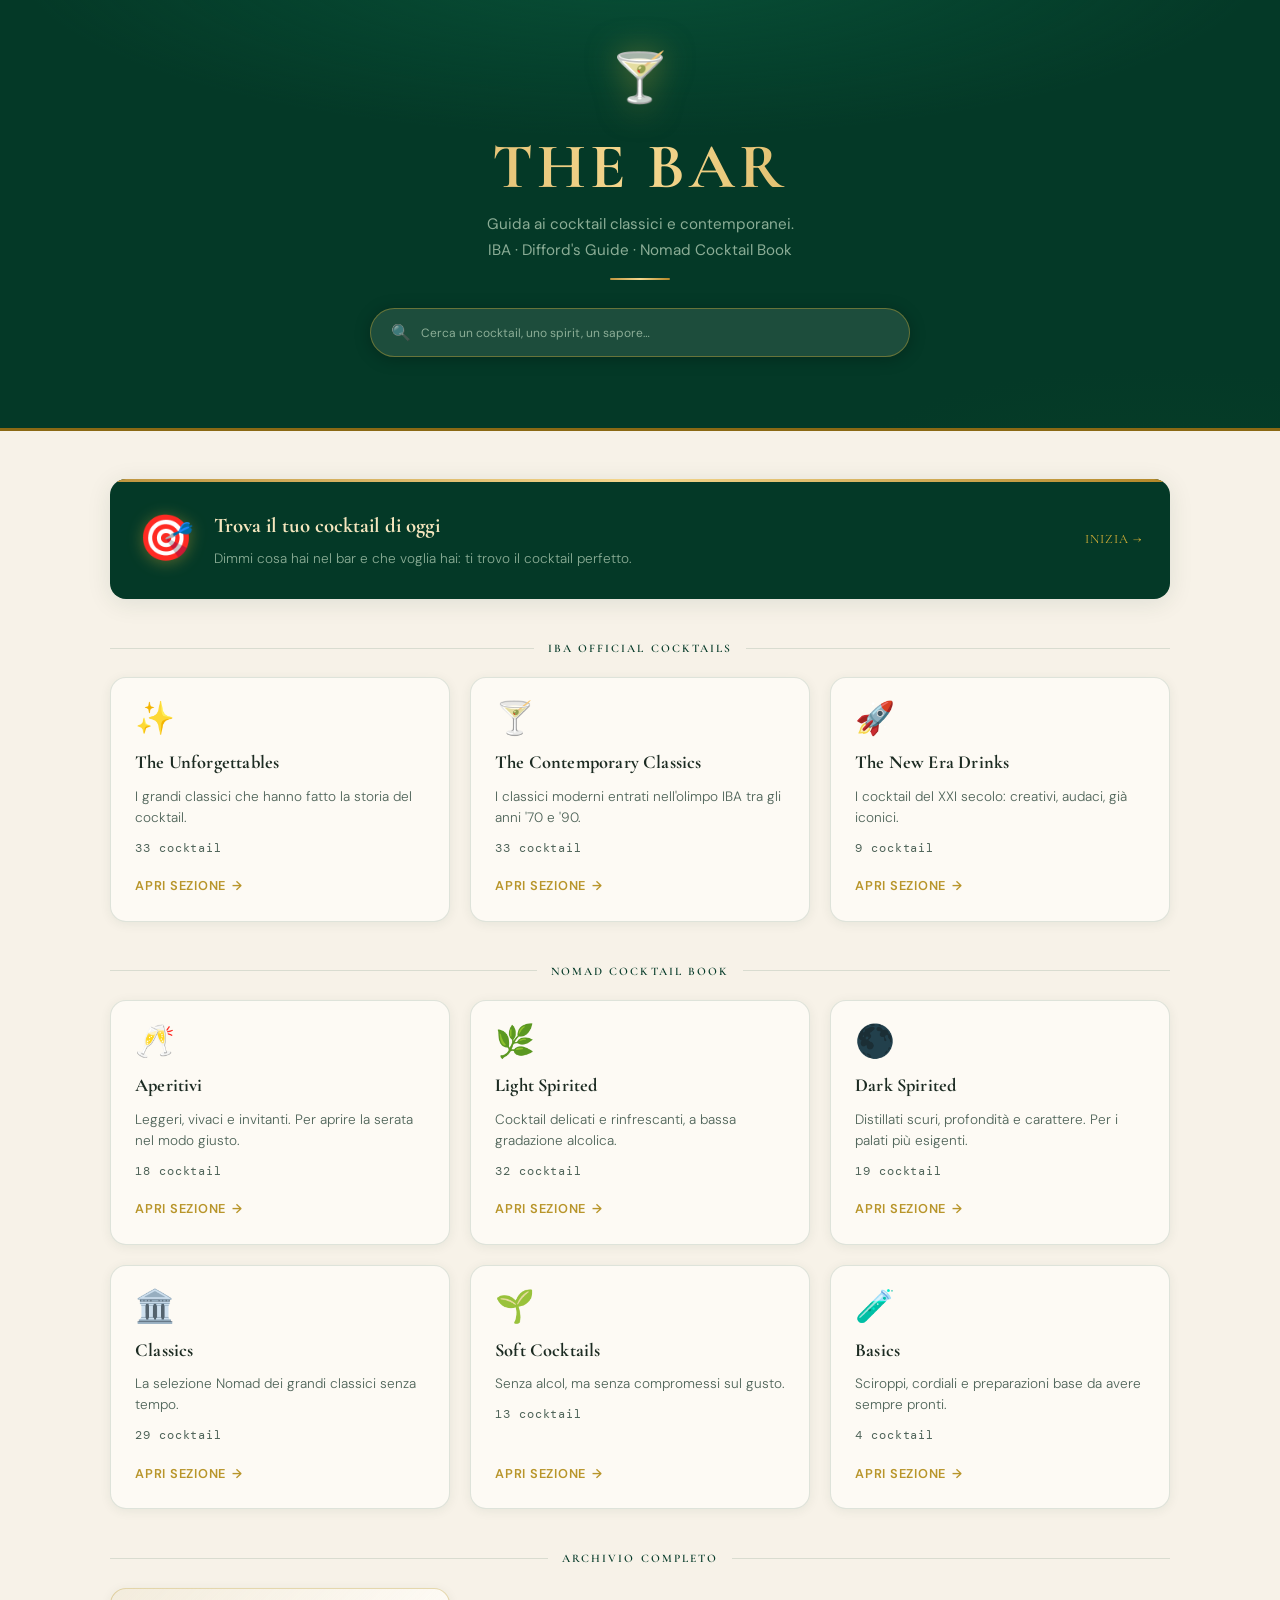
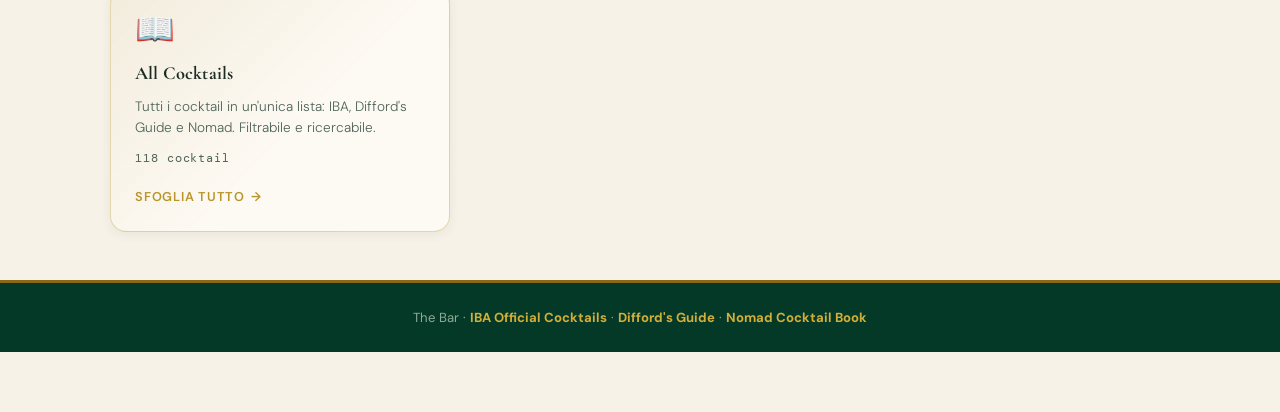
<file: index.html>
<!DOCTYPE html>
<html lang="it">
<head>
    <meta charset="UTF-8">
    <meta name="viewport" content="width=device-width, initial-scale=1.0">
    <link rel="icon" href="thebar.ico" type="image/x-icon">
    <meta name="theme-color" content="#043927" />
    <link rel="manifest" href="manifest.json">
    <meta name="apple-mobile-web-app-capable" content="yes">
    <meta name="apple-mobile-web-app-status-bar-style" content="black-translucent">
    <meta name="apple-mobile-web-app-title" content="The Bar">
    <title>The Bar — Cocktail Guide</title>
    <link rel="stylesheet" href="core.css">
    <link rel="stylesheet" href="components.css">
    <link rel="stylesheet" href="home-style.css">
    <script src="config.js"></script>
    <script src="search-index.js"></script>
</head>
<body>

<!-- Header a tutta larghezza (verde smeraldo) -->
<header>
    <div class="container">
        <div class="logo">🍸</div>
        <h1>The Bar</h1>
        <p class="subtitle">Guida ai cocktail classici e contemporanei.<br>IBA · Difford's Guide · Nomad Cocktail Book</p>
        <div class="divider"></div>

        <div class="search-wrapper">
            <div class="search-box">
                <span class="search-icon">🔍</span>
                <input type="text" id="search-input" placeholder="Cerca un cocktail, uno spirit, un sapore…" autocomplete="off" spellcheck="false">
                <button class="search-clear" id="search-clear" aria-label="Cancella" hidden>✕</button>
            </div>
            <p class="search-status" id="search-status"></p>
            <div class="search-dropdown" id="search-dropdown" hidden></div>
        </div>
    </div>
</header>

<!-- Corpo avorio -->
<div class="container">
<main>

    <!-- Feature card -->
    <a href="cocktail-finder.html" class="feature-card">
        <div class="feature-icon">🎯</div>
        <div class="feature-body">
            <h2>Trova il tuo cocktail di oggi</h2>
            <p>Dimmi cosa hai nel bar e che voglia hai: ti trovo il cocktail perfetto.</p>
        </div>
        <div class="feature-cta">Inizia <span class="arrow">→</span></div>
    </a>

    <!-- ════ IBA ════ -->
    <div class="section-label">
        <div class="section-label-line"></div>
        <span>IBA Official Cocktails</span>
        <div class="section-label-line"></div>
    </div>

    <div class="cards-grid">
        <a href="category.html?name=unforgettables" class="calc-card">
            <div class="card-icon">✨</div>
            <div class="card-body">
                <h2>The Unforgettables</h2>
                <p class="card-desc">I grandi classici che hanno fatto la storia del cocktail.</p>
                <div class="card-count" id="count-unforgettables"></div>
            </div>
            <div class="card-cta">Apri sezione <span class="arrow">→</span></div>
        </a>
        <a href="category.html?name=contemporary" class="calc-card">
            <div class="card-icon">🍸</div>
            <div class="card-body">
                <h2>The Contemporary Classics</h2>
                <p class="card-desc">I classici moderni entrati nell'olimpo IBA tra gli anni '70 e '90.</p>
                <div class="card-count" id="count-contemporary"></div>
            </div>
            <div class="card-cta">Apri sezione <span class="arrow">→</span></div>
        </a>
        <a href="category.html?name=new_era" class="calc-card">
            <div class="card-icon">🚀</div>
            <div class="card-body">
                <h2>The New Era Drinks</h2>
                <p class="card-desc">I cocktail del XXI secolo: creativi, audaci, già iconici.</p>
                <div class="card-count" id="count-new-era"></div>
            </div>
            <div class="card-cta">Apri sezione <span class="arrow">→</span></div>
        </a>
    </div>

    <!-- ════ NOMAD ════ -->
    <div class="section-label">
        <div class="section-label-line"></div>
        <span>Nomad Cocktail Book</span>
        <div class="section-label-line"></div>
    </div>

    <div class="cards-grid">
        <a href="category.html?name=aperitivi" class="calc-card">
            <div class="card-icon">🥂</div>
            <div class="card-body">
                <h2>Aperitivi</h2>
                <p class="card-desc">Leggeri, vivaci e invitanti. Per aprire la serata nel modo giusto.</p>
                <div class="card-count" id="count-aperitivi"></div>
            </div>
            <div class="card-cta">Apri sezione <span class="arrow">→</span></div>
        </a>
        <a href="category.html?name=light" class="calc-card">
            <div class="card-icon">🌿</div>
            <div class="card-body">
                <h2>Light Spirited</h2>
                <p class="card-desc">Cocktail delicati e rinfrescanti, a bassa gradazione alcolica.</p>
                <div class="card-count" id="count-light"></div>
            </div>
            <div class="card-cta">Apri sezione <span class="arrow">→</span></div>
        </a>
        <a href="category.html?name=dark" class="calc-card">
            <div class="card-icon">🌑</div>
            <div class="card-body">
                <h2>Dark Spirited</h2>
                <p class="card-desc">Distillati scuri, profondità e carattere. Per i palati più esigenti.</p>
                <div class="card-count" id="count-dark"></div>
            </div>
            <div class="card-cta">Apri sezione <span class="arrow">→</span></div>
        </a>
        <a href="category.html?name=classics" class="calc-card">
            <div class="card-icon">🏛️</div>
            <div class="card-body">
                <h2>Classics</h2>
                <p class="card-desc">La selezione Nomad dei grandi classici senza tempo.</p>
                <div class="card-count" id="count-classics"></div>
            </div>
            <div class="card-cta">Apri sezione <span class="arrow">→</span></div>
        </a>
        <a href="category.html?name=soft" class="calc-card">
            <div class="card-icon">🌱</div>
            <div class="card-body">
                <h2>Soft Cocktails</h2>
                <p class="card-desc">Senza alcol, ma senza compromessi sul gusto.</p>
                <div class="card-count" id="count-soft"></div>
            </div>
            <div class="card-cta">Apri sezione <span class="arrow">→</span></div>
        </a>
        <a href="category.html?name=basics" class="calc-card">
            <div class="card-icon">🧪</div>
            <div class="card-body">
                <h2>Basics</h2>
                <p class="card-desc">Sciroppi, cordiali e preparazioni base da avere sempre pronti.</p>
                <div class="card-count" id="count-basics"></div>
            </div>
            <div class="card-cta">Apri sezione <span class="arrow">→</span></div>
        </a>
    </div>

    <!-- ════ ALL COCKTAILS ════ -->
    <div class="section-label">
        <div class="section-label-line"></div>
        <span>Archivio completo</span>
        <div class="section-label-line"></div>
    </div>

    <div class="cards-grid">
        <a href="cocktail-all.html" class="calc-card calc-card--all">
            <div class="card-icon">📖</div>
            <div class="card-body">
                <h2>All Cocktails</h2>
                <p class="card-desc">Tutti i cocktail in un'unica lista: IBA, Difford's Guide e Nomad. Filtrabile e ricercabile.</p>
                <div class="card-count" id="count-all"></div>
            </div>
            <div class="card-cta">Sfoglia tutto <span class="arrow">→</span></div>
        </a>
    </div>

</main>
</div>

<footer>
    <p>The Bar · <strong>IBA Official Cocktails</strong> · <strong>Difford's Guide</strong> · <strong>Nomad Cocktail Book</strong></p>
</footer>

<script>
(function () {
    const COUNTS = [
        { id: 'count-unforgettables', key: 'unforgettables', filter: c => c.ibaCategory === 'unforgettables' },
        { id: 'count-contemporary',   key: 'contemporary',   filter: c => c.ibaCategory === 'contemporary' },
        { id: 'count-new-era',        key: 'new_era',        filter: c => c.ibaCategory === 'new_era' },
        { id: 'count-aperitivi',      key: 'aperitivi',      filter: c => c.nomadCategory === 'aperitivi' },
        { id: 'count-light',          key: 'light',          filter: c => c.nomadCategory === 'light' },
        { id: 'count-dark',           key: 'dark',           filter: c => c.nomadCategory === 'dark' },
        { id: 'count-classics',       key: 'classics',       filter: c => c.nomadCategory === 'classics' },
        { id: 'count-soft',           key: 'soft',           filter: c => c.nomadCategory === 'soft' },
        { id: 'count-basics',         key: 'basics',         filter: c => c.nomadCategory === 'basics' },
        { id: 'count-all',            key: null,             filter: () => true },
    ];

    TheBarConfig.loadCocktails().then(cocktails => {
        COUNTS.forEach(({ id, filter }) => {
            const el = document.getElementById(id);
            if (el) el.textContent = cocktails.filter(filter).length + ' cocktail';
        });
    });
})();
</script>

<script>
  if ("serviceWorker" in navigator) {
    window.addEventListener("load", () => {
      navigator.serviceWorker.register("sw.js")
        .then(reg => console.log("[PWA] SW registrato:", reg.scope))
        .catch(err => console.warn("[PWA] SW non registrato:", err));
    });
  }
</script>

</body>
</html>
</file>
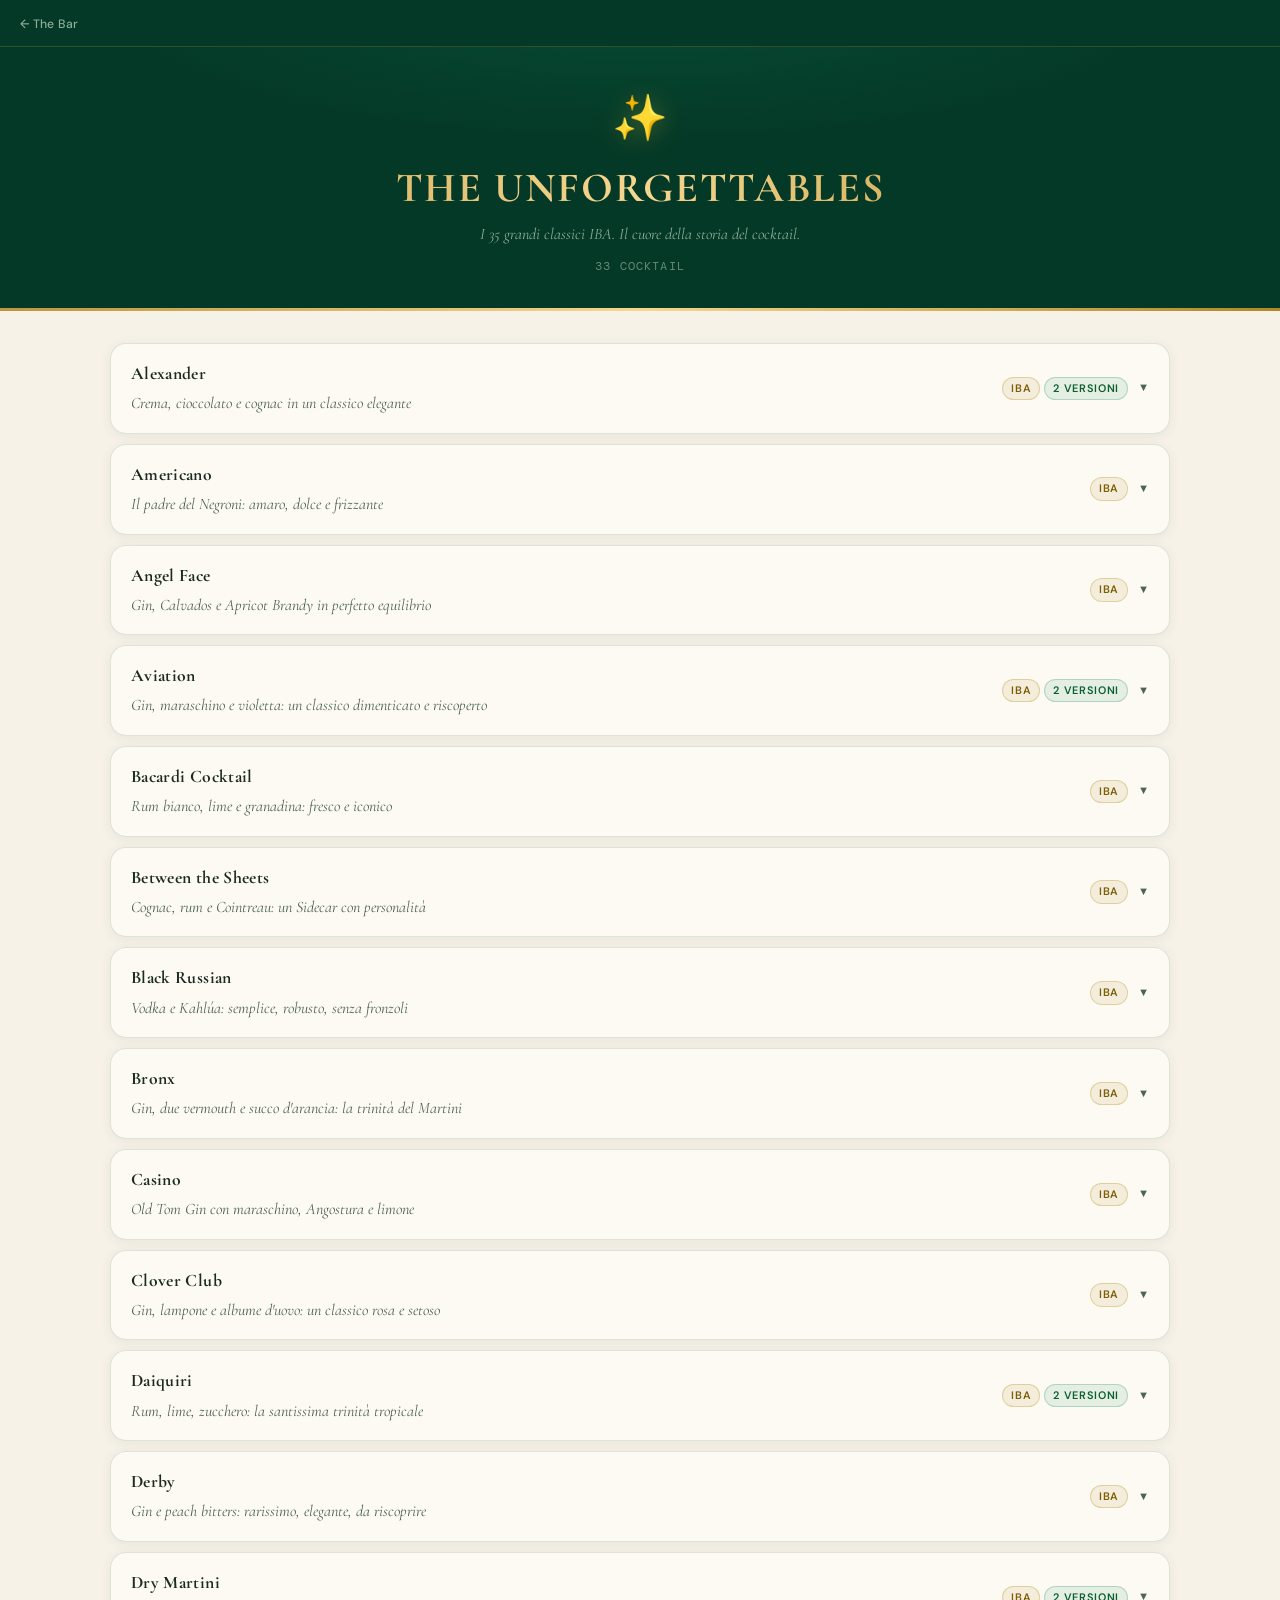
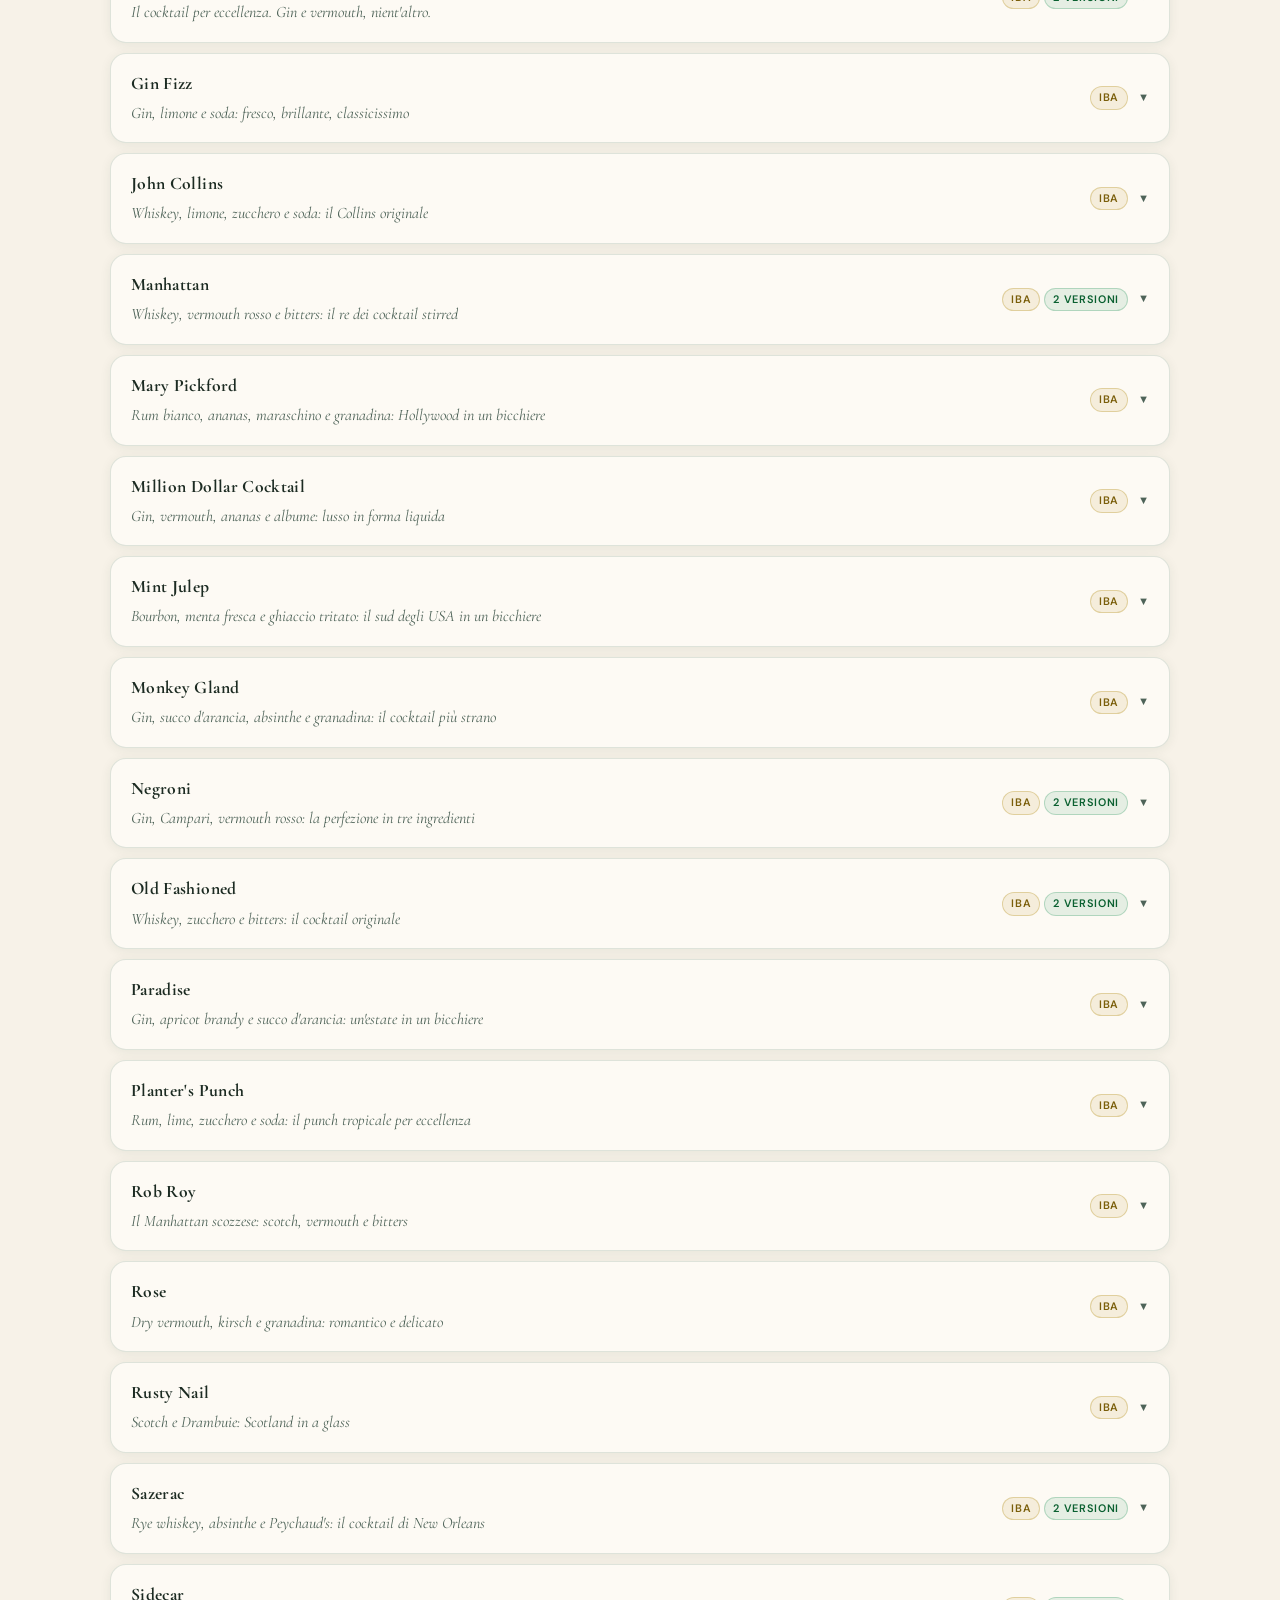
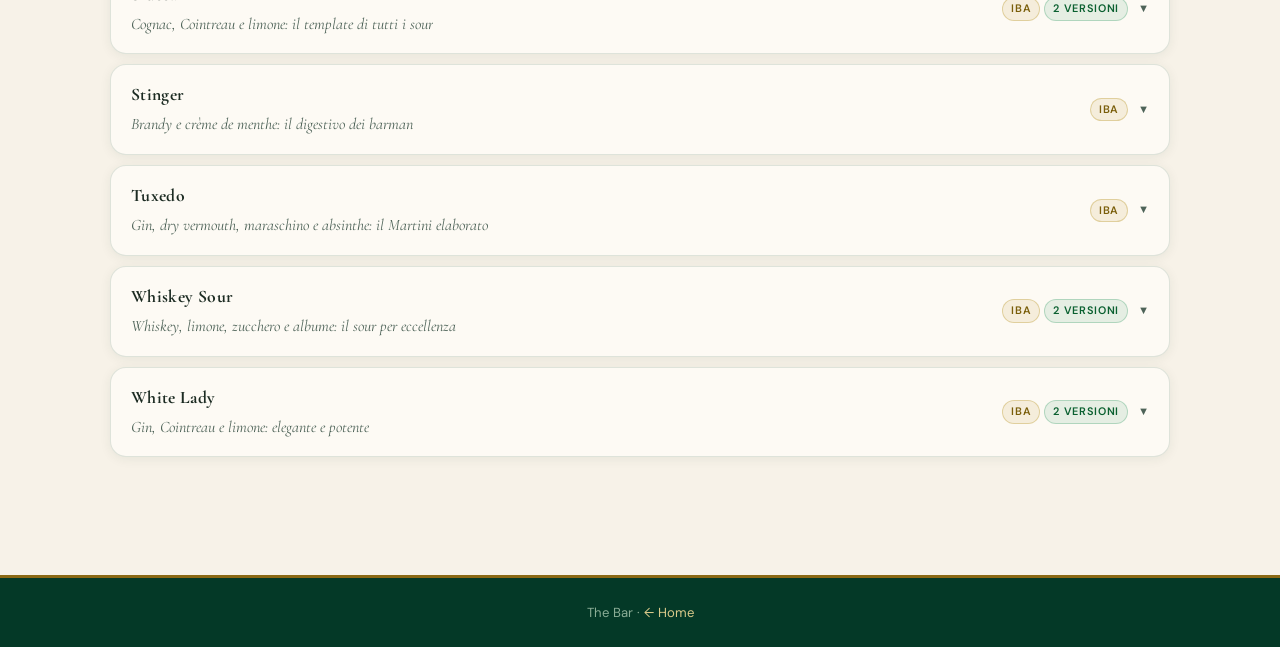
<file: category.html>
<!DOCTYPE html>
<html lang="it">
<head>
    <meta charset="UTF-8">
    <meta name="viewport" content="width=device-width, initial-scale=1.0">
    <link rel="icon" href="thebar.ico" type="image/x-icon">
    <meta name="theme-color" content="#043927" />
    <link rel="manifest" href="manifest.json">
    <meta name="apple-mobile-web-app-capable" content="yes">
    <meta name="apple-mobile-web-app-status-bar-style" content="black-translucent">
    <meta name="apple-mobile-web-app-title" content="The Bar">
    <title>Categoria — The Bar</title>
    <link rel="stylesheet" href="core.css">
    <link rel="stylesheet" href="components.css">
    <link rel="stylesheet" href="category-style.css">
    <script src="config.js"></script>
    <script src="search-index.js"></script>
</head>
<body>

<nav class="hub-nav">
    <a href="index.html" class="back-link">← The Bar</a>
</nav>

<header class="page-header">
    <div class="page-header__icon" id="cat-emoji">🍸</div>
    <h1 class="page-header__title" id="cat-title">Categoria</h1>
    <p class="page-header__subtitle" id="cat-subtitle"></p>
    <div class="page-header__meta" id="cat-count"></div>
</header>

<div class="container" style="padding: 32px 20px 60px;">
<main>
    <div id="recipes-container"></div>
</main>
</div>

<footer>
    <p>The Bar · <a href="index.html">← Home</a></p>
</footer>

<script>
(function () {

    const params    = new URLSearchParams(location.search);
    const catKey    = params.get('name') || 'unforgettables';
    const highlight = params.get('highlight');
    const catMeta   = TheBarConfig.CATEGORY_PAGES[catKey];

    /* ── Categoria non trovata ── */
    if (!catMeta) {
        document.getElementById('cat-title').textContent = 'Categoria non trovata';
        TheBarConfig.showError('recipes-container', 'Categoria non valida.');
        return;
    }

    /* ── Imposta header subito (senza attendere i dati) ── */
    document.title = `${catMeta.label} — The Bar`;
    document.getElementById('cat-emoji').textContent     = catMeta.emoji;
    document.getElementById('cat-title').textContent     = catMeta.label;
    document.getElementById('cat-subtitle').textContent  = catMeta.subtitle || '';

    /* ── Spinner mentre i dati arrivano ── */
    TheBarConfig.showLoader('recipes-container');

    /* ── Costanti da config centrale ── */
    const { GLASS_EMOJI, SERVE_LABEL } = TheBarConfig;

    /* ── Caricamento asincrono ── */
    TheBarConfig.loadCocktails().then(cocktails => {

        const list = cocktails.filter(c =>
            c.ibaCategory === catKey || c.nomadCategory === catKey
        );

        document.getElementById('cat-count').textContent = `${list.length} cocktail`;

        function renderIngredientsList(c) {
            const recipe = c.recipeIBA || c.recipeDifford || c.recipe;
            if (!recipe || !recipe.ingredients) return '';
            const label = c.recipeIBA ? '✨ IBA' : (c.recipeDifford ? "📖 Difford's" : '');
            return `
            <div class="body-ingredients">
                ${label ? `<div class="ing-version-label">${label}</div>` : ''}
                ${recipe.ingredients.map(i => `
                <div class="ing-row">
                    <span class="ing-amount">${i.amount}</span>
                    <span class="ing-item">${i.item}</span>
                </div>`).join('')}
            </div>`;
        }

        function renderRecipeCard(c) {
            const hasDouble = c.recipeIBA && c.recipeDifford;
            const recipe    = c.recipeIBA || c.recipeDifford || c.recipe;

            const badges = [];
            if (c.iba)              badges.push('<span class="badge badge--iba">IBA</span>');
            if (c.difford && !c.iba) badges.push('<span class="badge badge--difford">Difford\'s</span>');
            if (hasDouble)          badges.push('<span class="badge badge--double">2 versioni</span>');

            return `
            <article class="recipe-card ${highlight === c.id ? 'recipe-card--highlight' : ''}"
                     data-category="${c.ibaCategory || ''} ${c.nomadCategory || ''}"
                     id="card-${c.id}">
                <button class="recipe-toggle" type="button" aria-expanded="false">
                    <div class="recipe-toggle-left">
                        <div class="recipe-toggle-info">
                            <h3>${c.name}</h3>
                            <p class="recipe-tagline">${c.tagline}</p>
                        </div>
                    </div>
                    <div class="recipe-toggle-right">
                        <div class="recipe-badges">${badges.join('')}</div>
                        <span class="toggle-icon">▼</span>
                    </div>
                </button>
                <div class="recipe-body">
                    <div class="quick-specs">
                        ${c.glass && c.glass !== 'none' ? `<span class="qs-item">${GLASS_EMOJI[c.glass] || ''} ${c.glass}</span>` : ''}
                        ${c.serve ? `<span class="qs-item">⚗️ ${SERVE_LABEL[c.serve] || c.serve}</span>` : ''}
                        ${c.ice && c.ice !== 'none' ? `<span class="qs-item">🧊 ${c.ice}</span>` : ''}
                        ${c.garnish && c.garnish !== 'Nessuno' ? `<span class="qs-item">🌿 ${c.garnish}</span>` : ''}
                    </div>
                    ${renderIngredientsList(c)}
                    ${recipe ? `
                    <div class="body-method">
                        <span class="method-mini-label">Metodo</span>
                        <p>${recipe.method}</p>
                        ${recipe.notes ? `<p class="method-notes">💡 ${recipe.notes}</p>` : ''}
                    </div>` : ''}
                    ${hasDouble ? `
                    <div class="double-version-hint">
                        <a href="cocktail-recipe.html?id=${c.id}&from=${catKey}" class="btn btn--ghost">
                            📖 Vedi entrambe le versioni IBA & Difford's →
                        </a>
                    </div>` : `
                    <div class="recipe-full-link">
                        <a href="cocktail-recipe.html?id=${c.id}&from=${catKey}" class="btn btn--ghost">Scheda completa →</a>
                    </div>`}
                    ${c.description ? `<p class="recipe-desc">${c.description}</p>` : ''}
                </div>
            </article>`;
        }

        const container = document.getElementById('recipes-container');
        if (!list.length) {
            container.innerHTML = '<p class="empty-section">Nessuna ricetta in questa categoria.</p>';
        } else {
            container.innerHTML = list.map(renderRecipeCard).join('');
        }

        /* ── Toggle card ── */
        container.querySelectorAll('.recipe-toggle').forEach(toggle => {
            const open = () => {
                const card   = toggle.closest('.recipe-card');
                const isOpen = card.classList.toggle('open');
                toggle.setAttribute('aria-expanded', isOpen);
                const icon = toggle.querySelector('.toggle-icon');
                if (icon) icon.textContent = isOpen ? '▲' : '▼';
            };
            toggle.addEventListener('click', open);
            /* Space già gestito nativamente da <button>;
               Enter pure — manteniamo solo per coerenza esplicita */
            toggle.addEventListener('keydown', e => {
                if (e.key === ' ') { e.preventDefault(); open(); }
            });
        });

        /* ── Auto-apri highlight ── */
        if (highlight) {
            const card = document.getElementById('card-' + highlight);
            if (card) {
                card.classList.add('open');
                const icon = card.querySelector('.toggle-icon');
                if (icon) icon.textContent = '▲';
                setTimeout(() => card.scrollIntoView({ behavior: 'smooth', block: 'start' }), 300);
            }
        }

    }).catch(() => TheBarConfig.showError('recipes-container'));

})();
</script>

<script>
  if ("serviceWorker" in navigator) {
    window.addEventListener("load", () => {
      navigator.serviceWorker.register("sw.js")
        .then(reg => console.log("[PWA] SW registrato:", reg.scope))
        .catch(err => console.warn("[PWA] SW non registrato:", err));
    });
  }
</script>

</body>
</html>
</file>
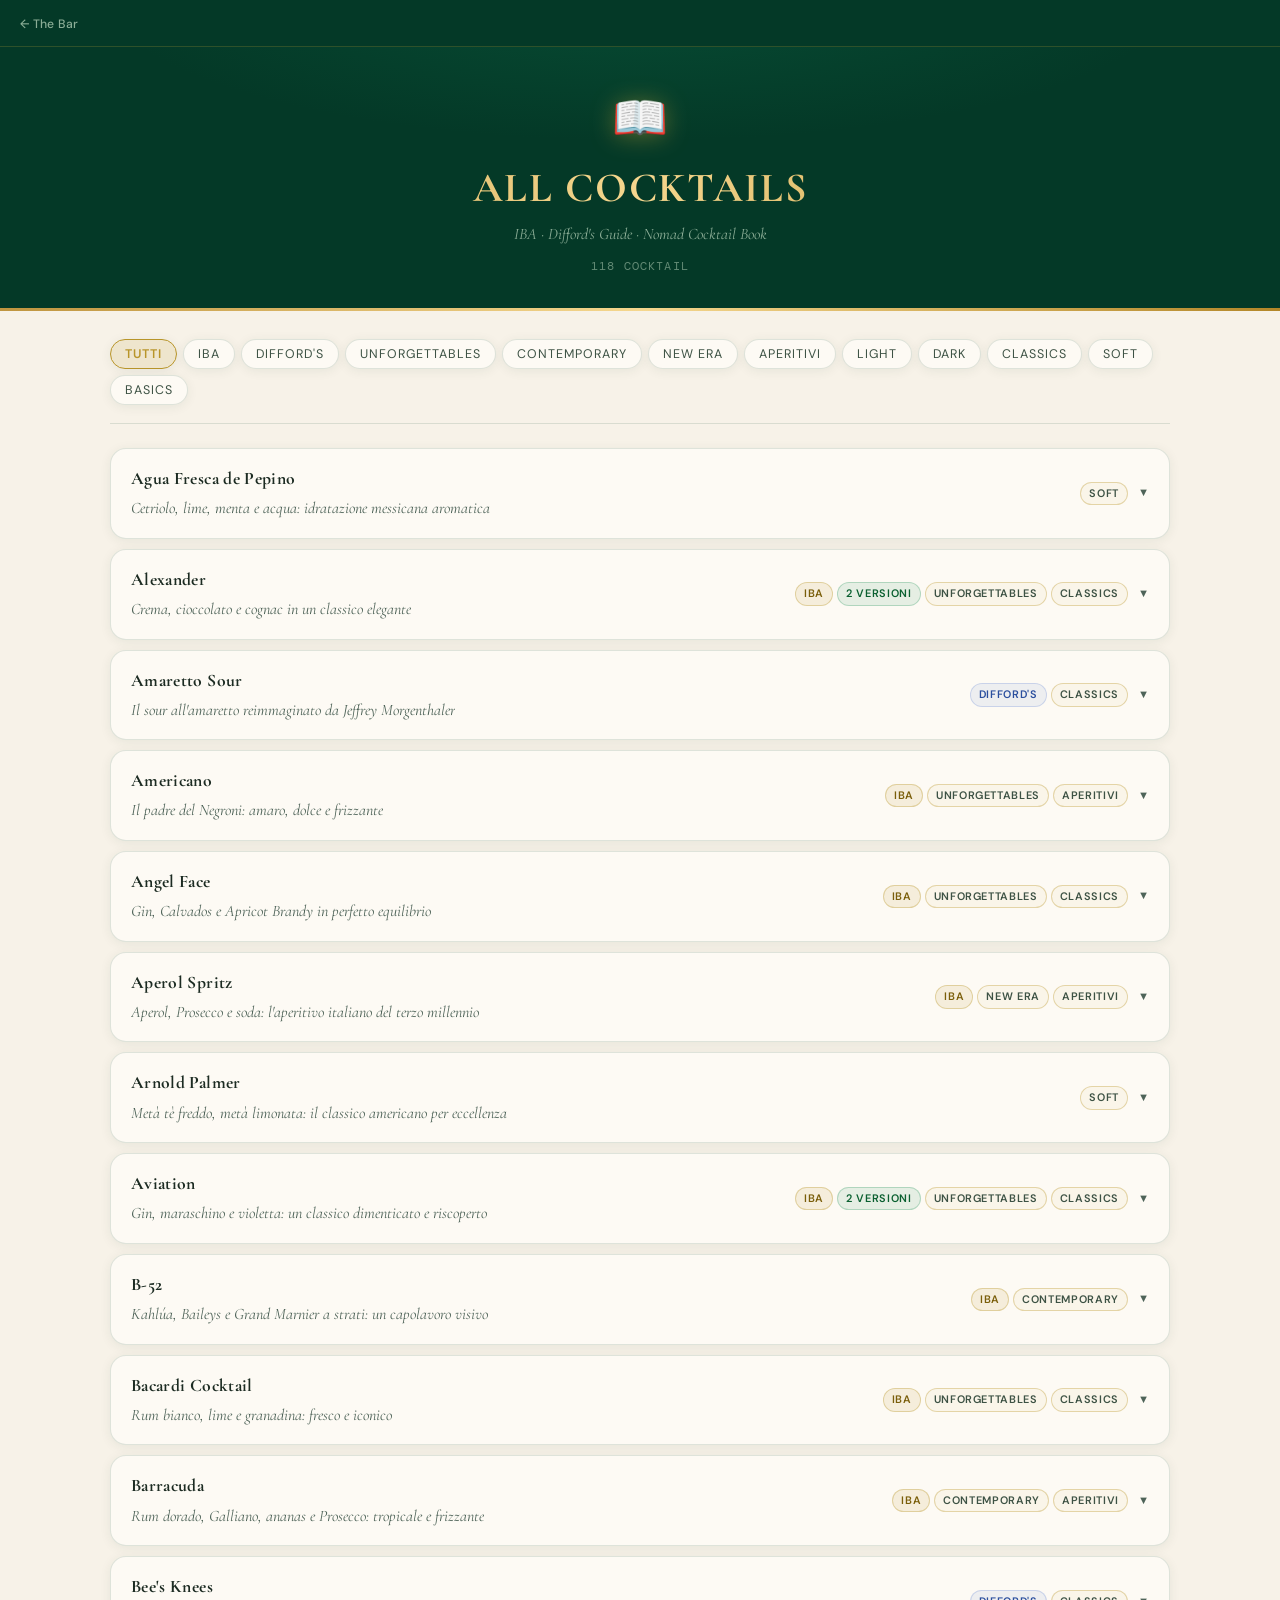
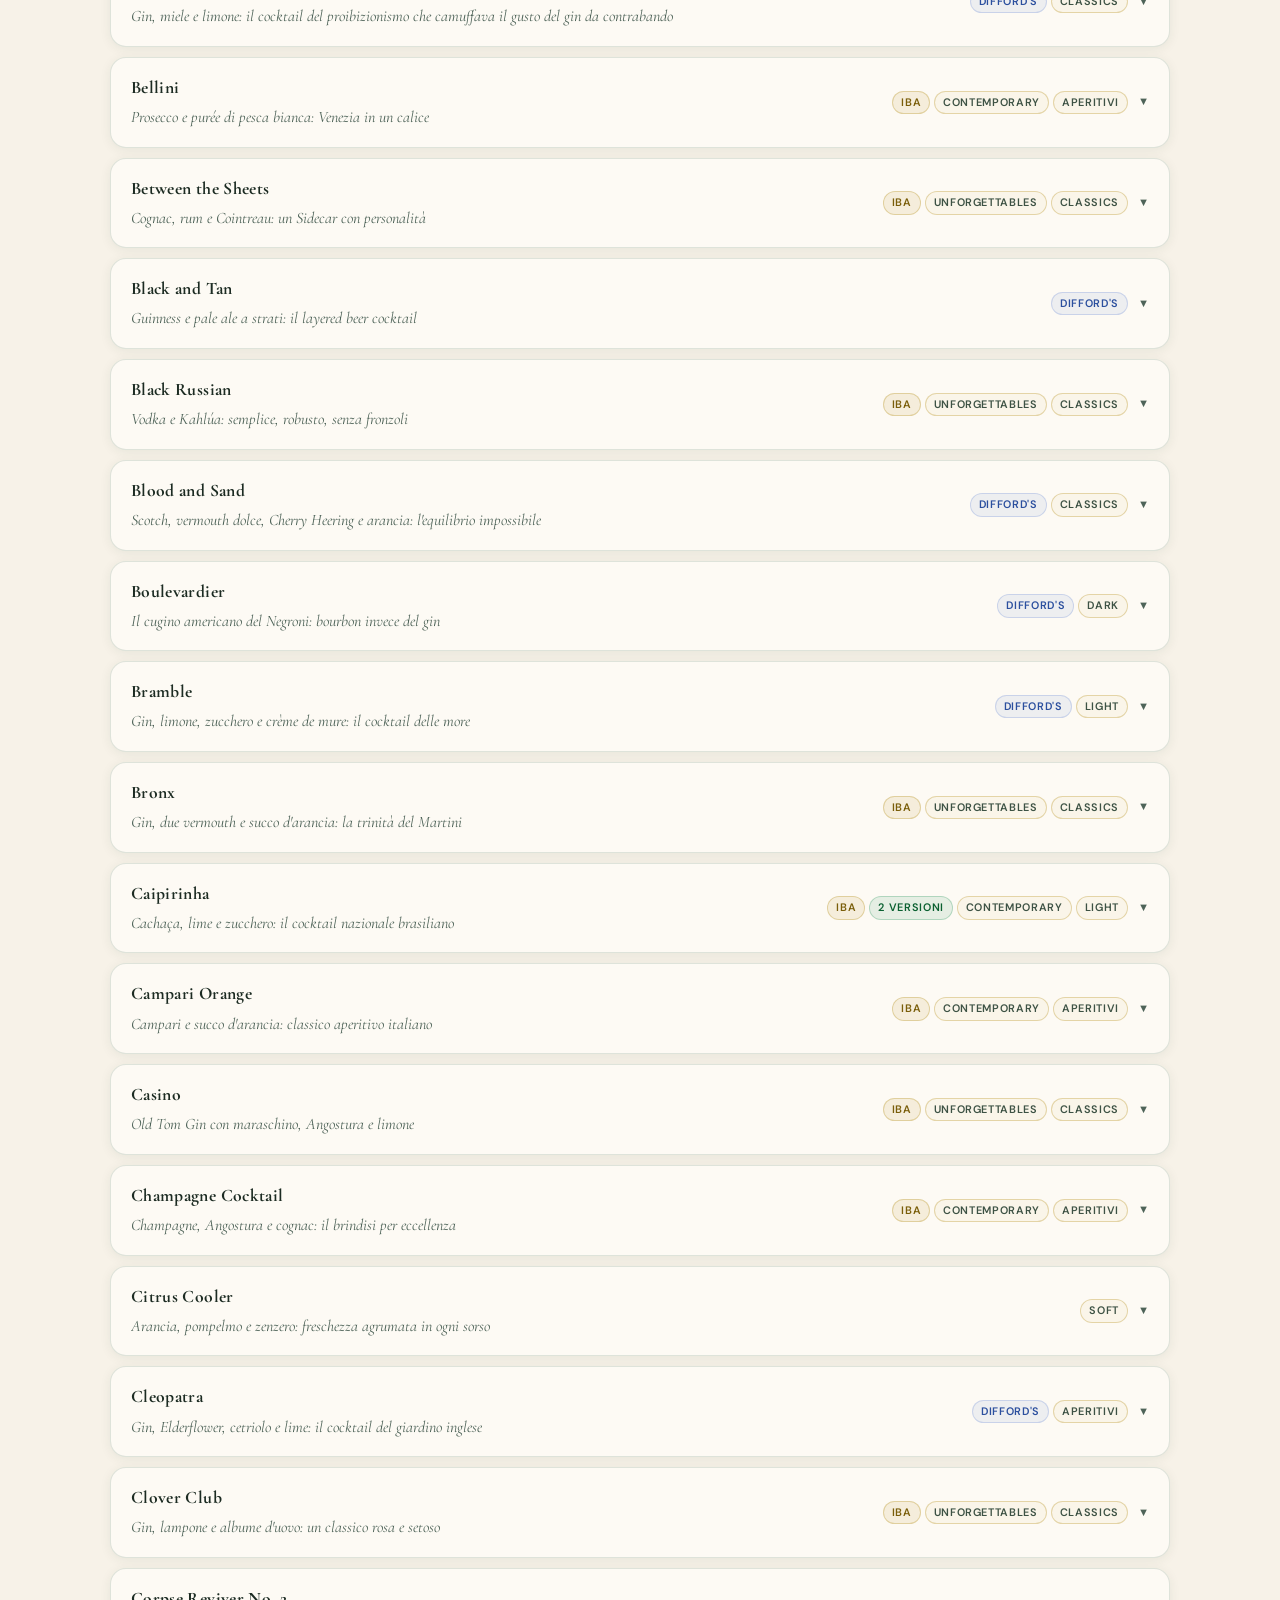
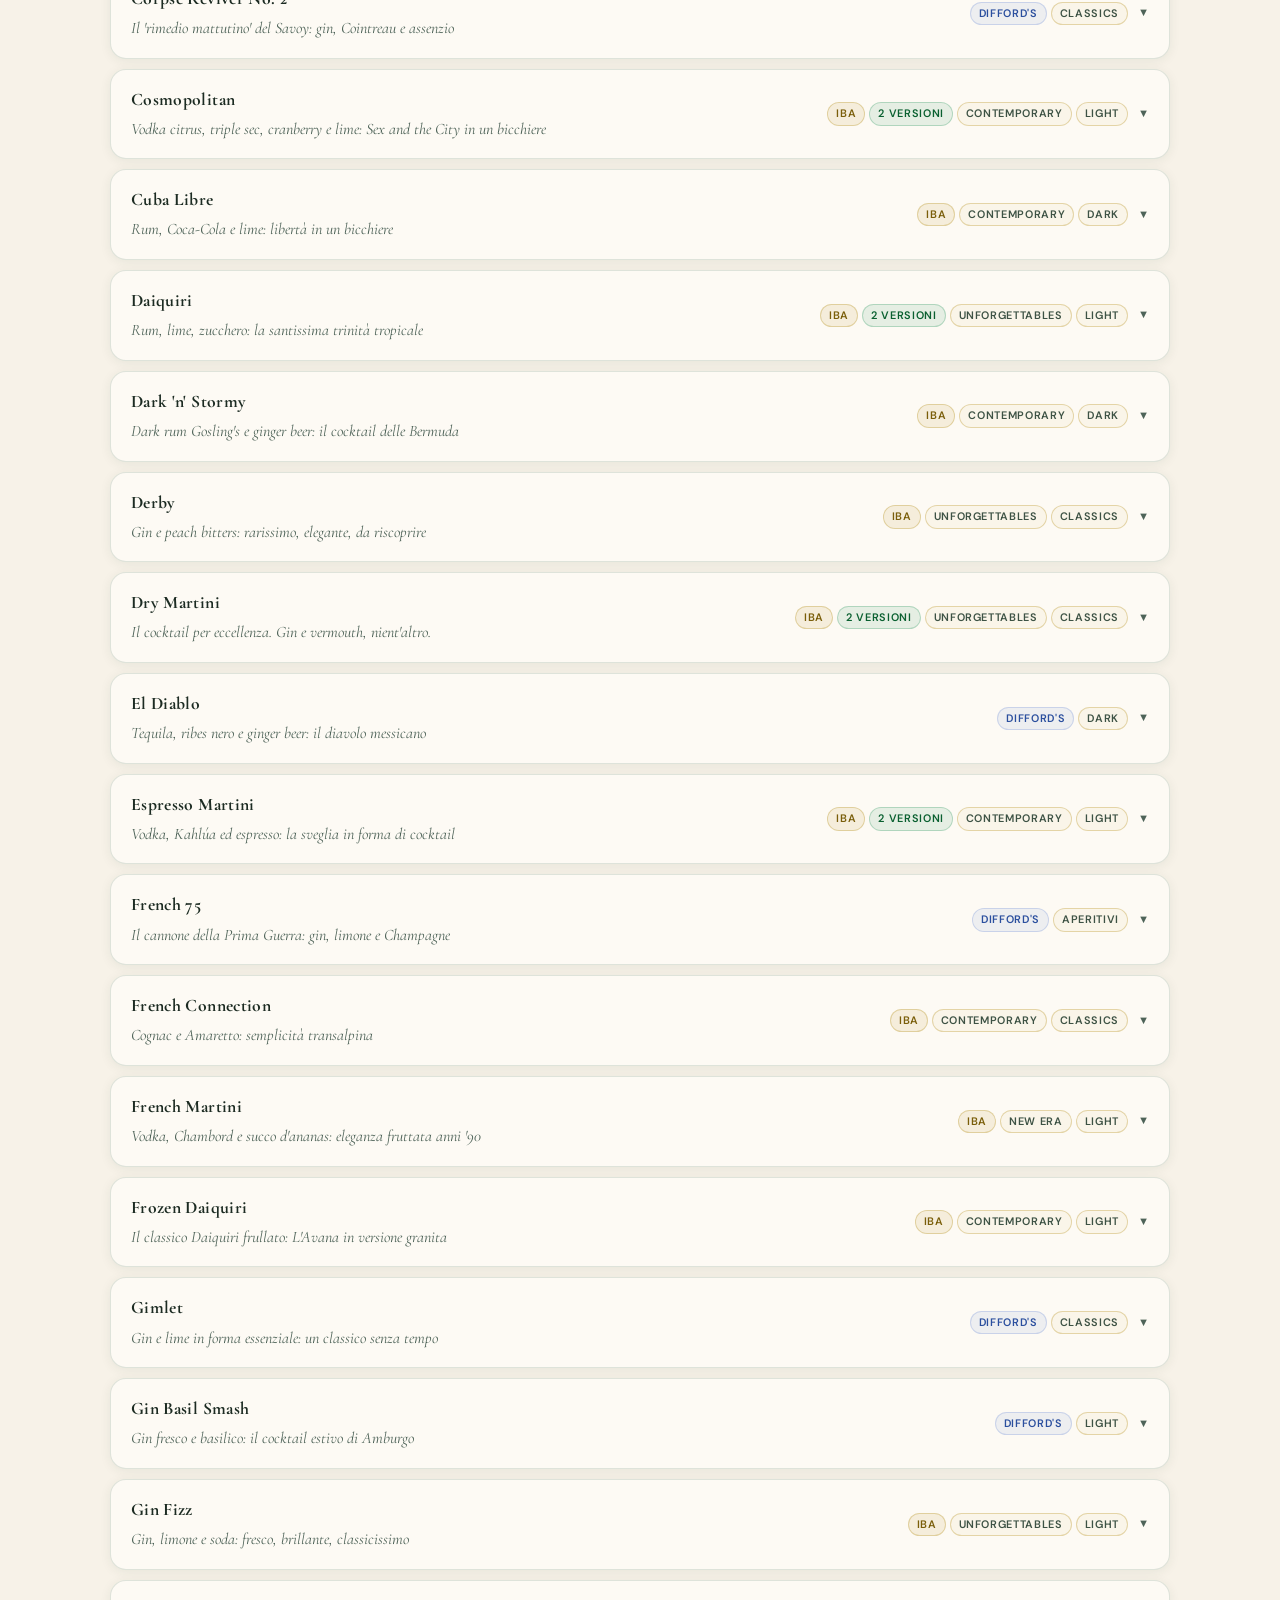
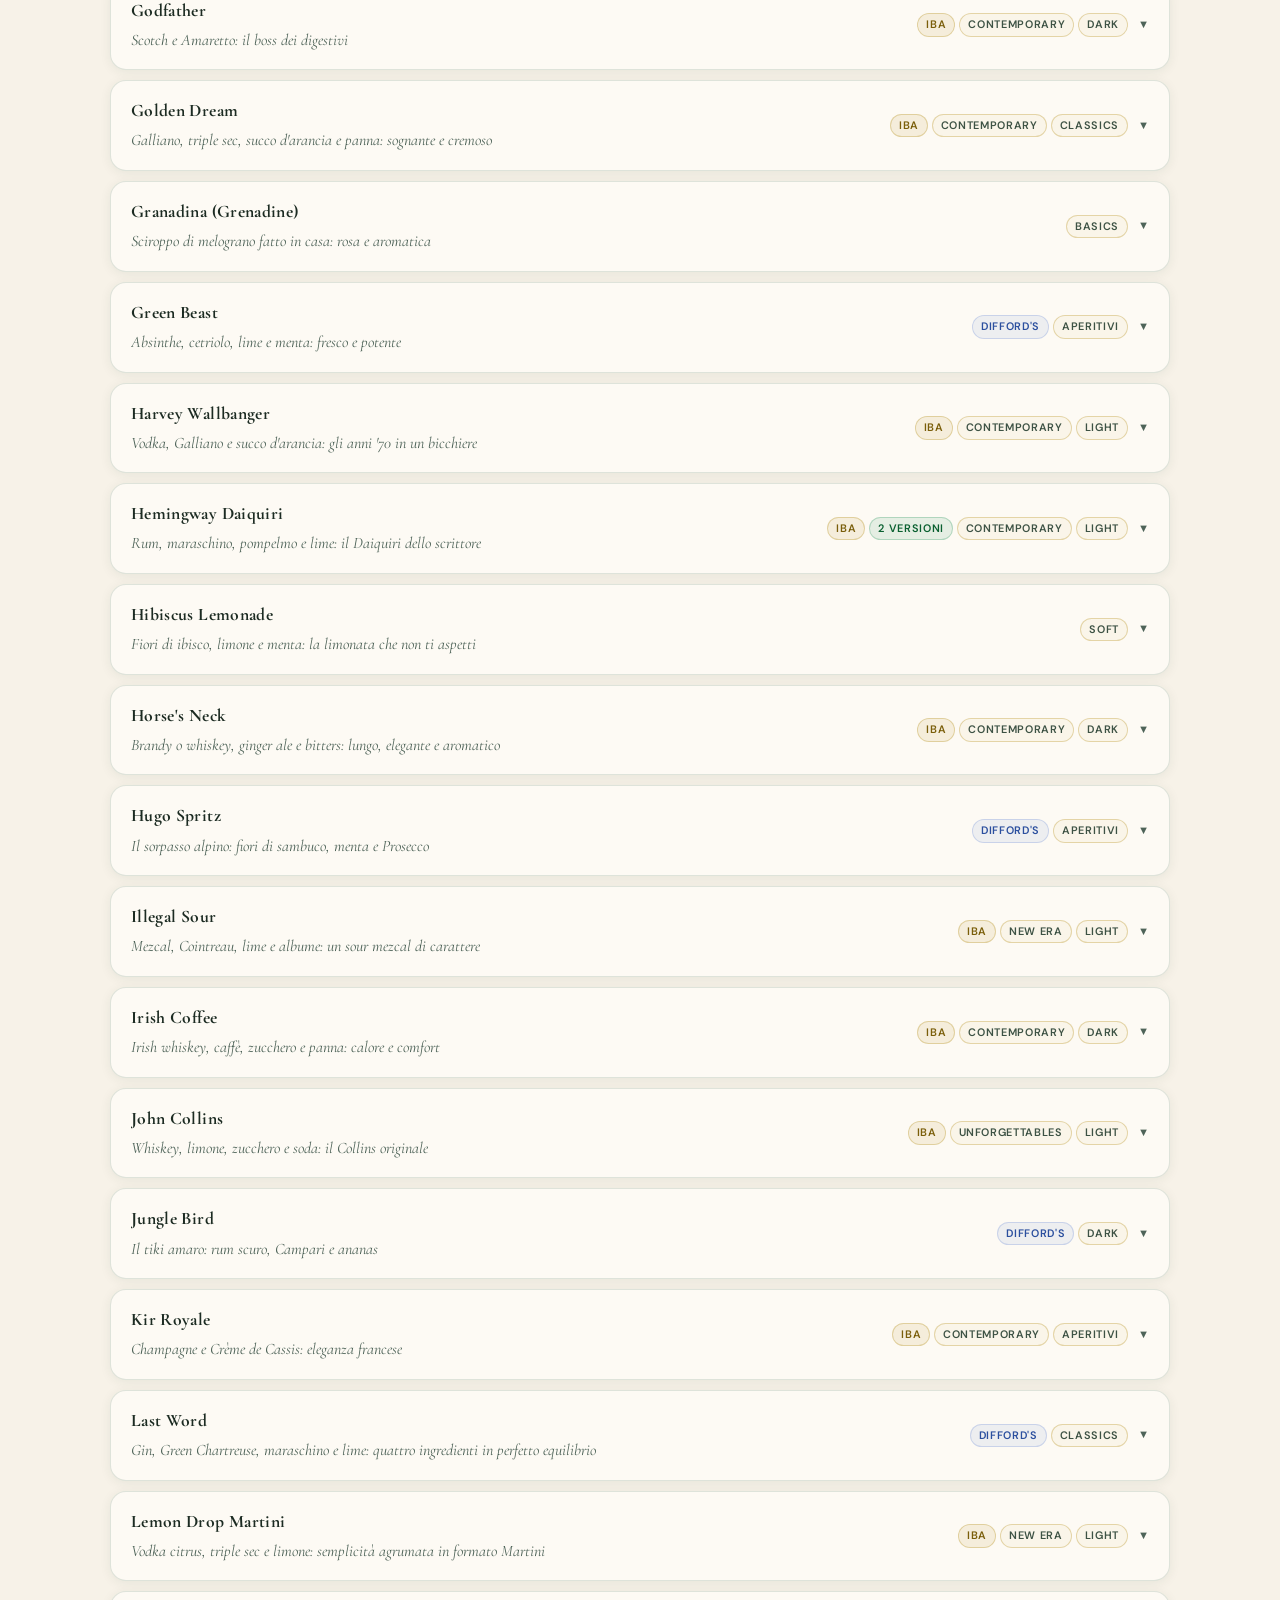
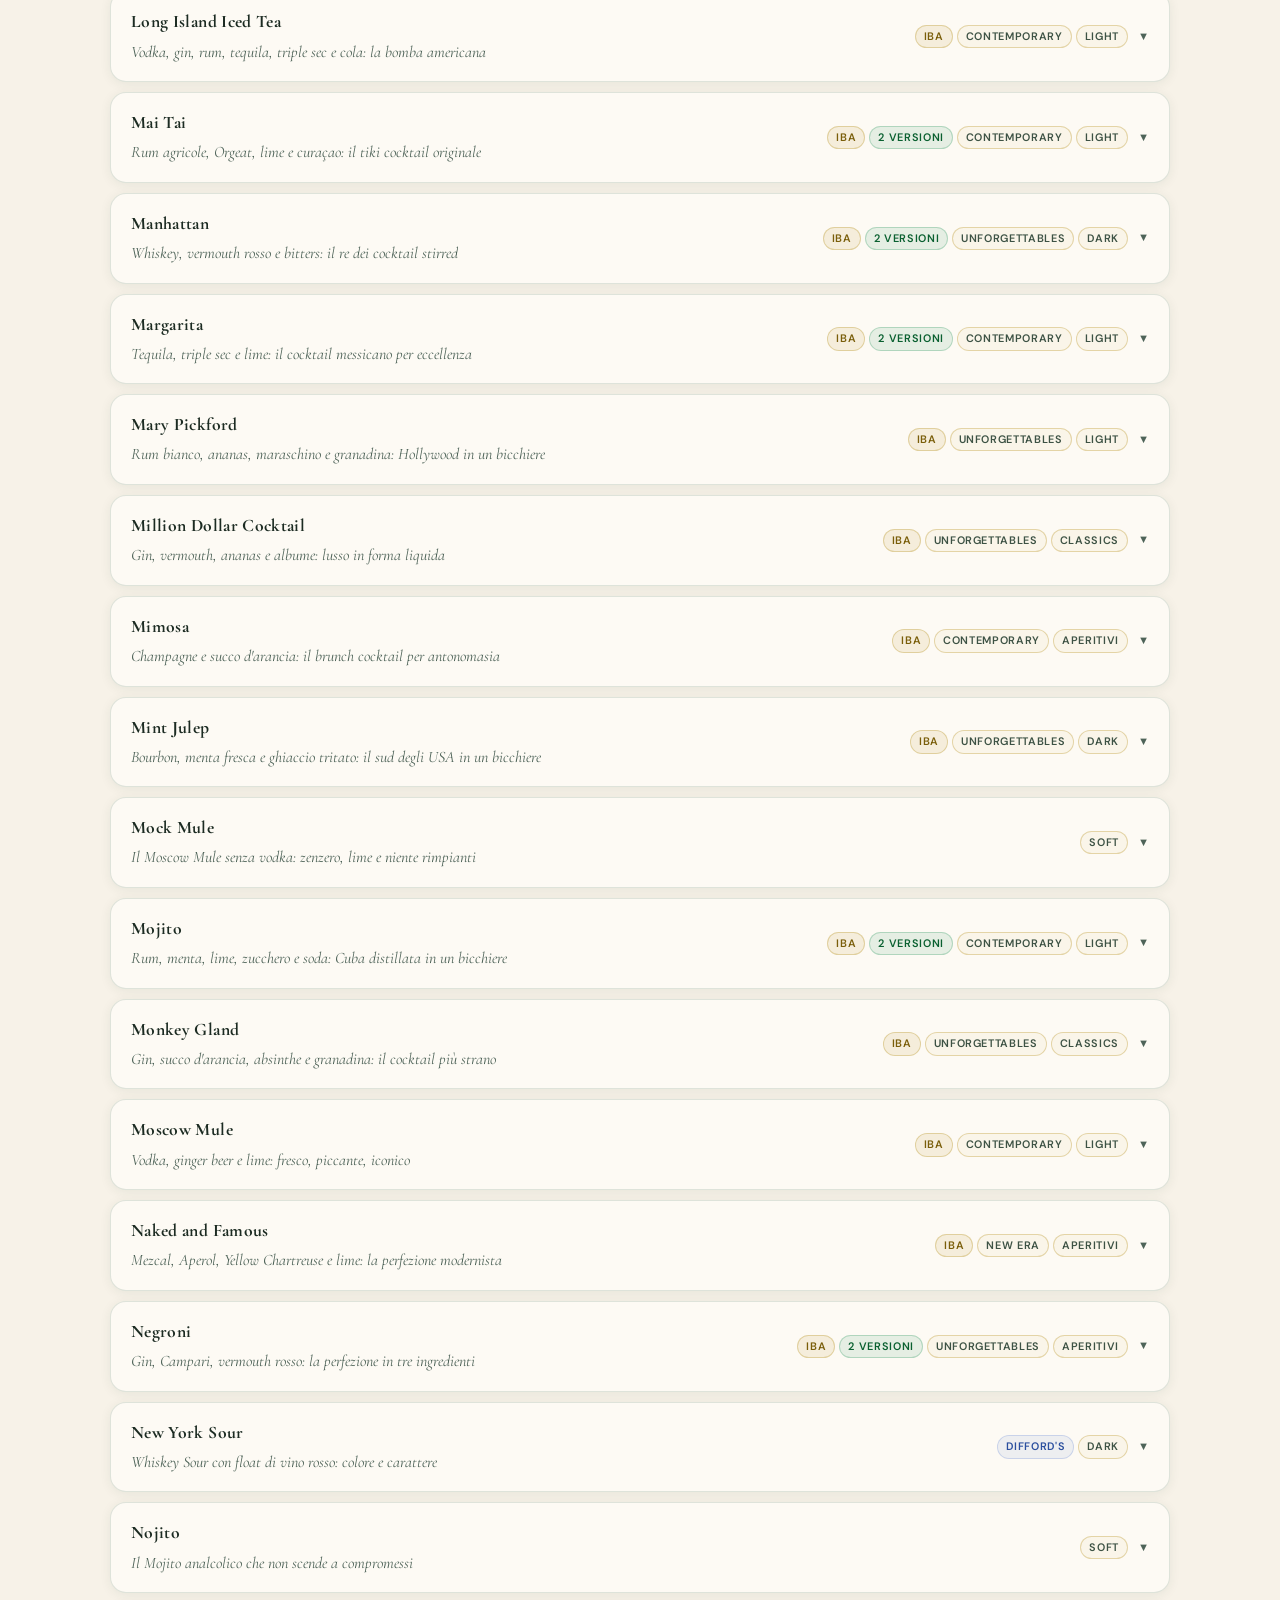
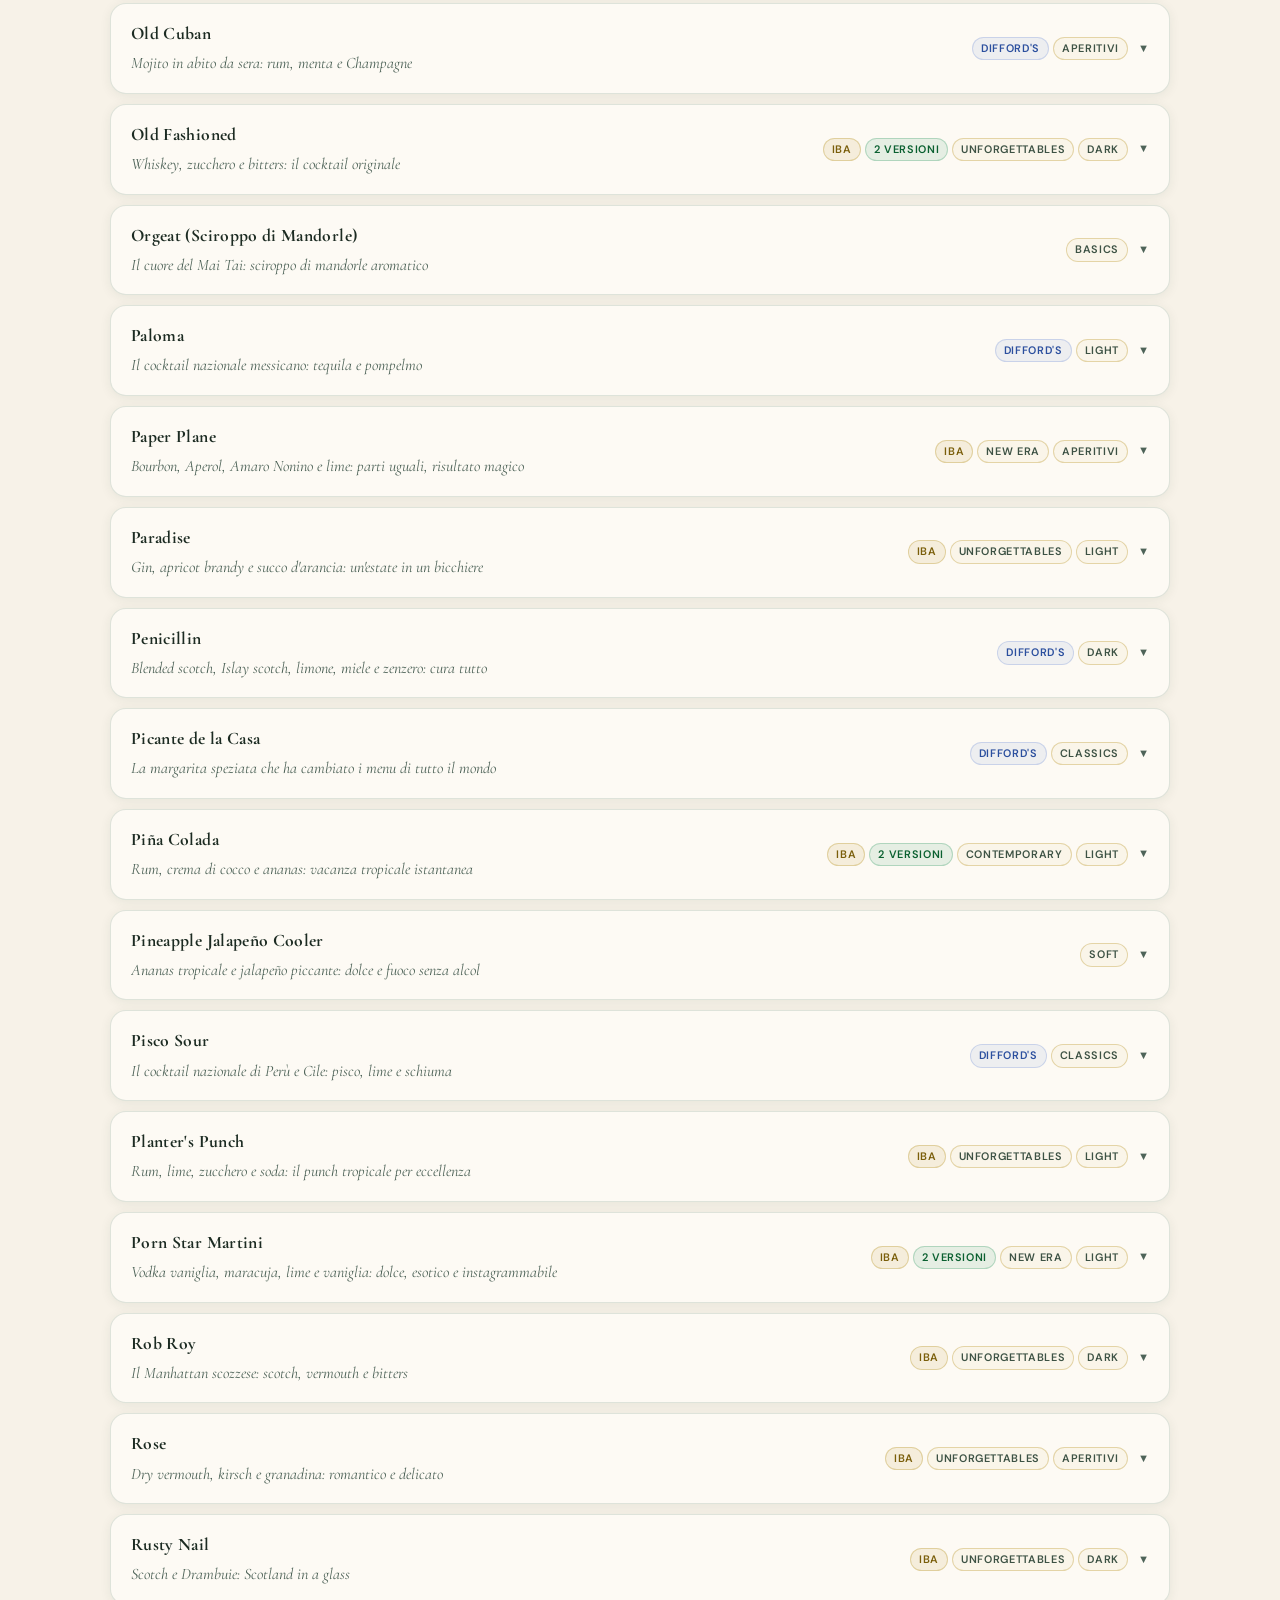
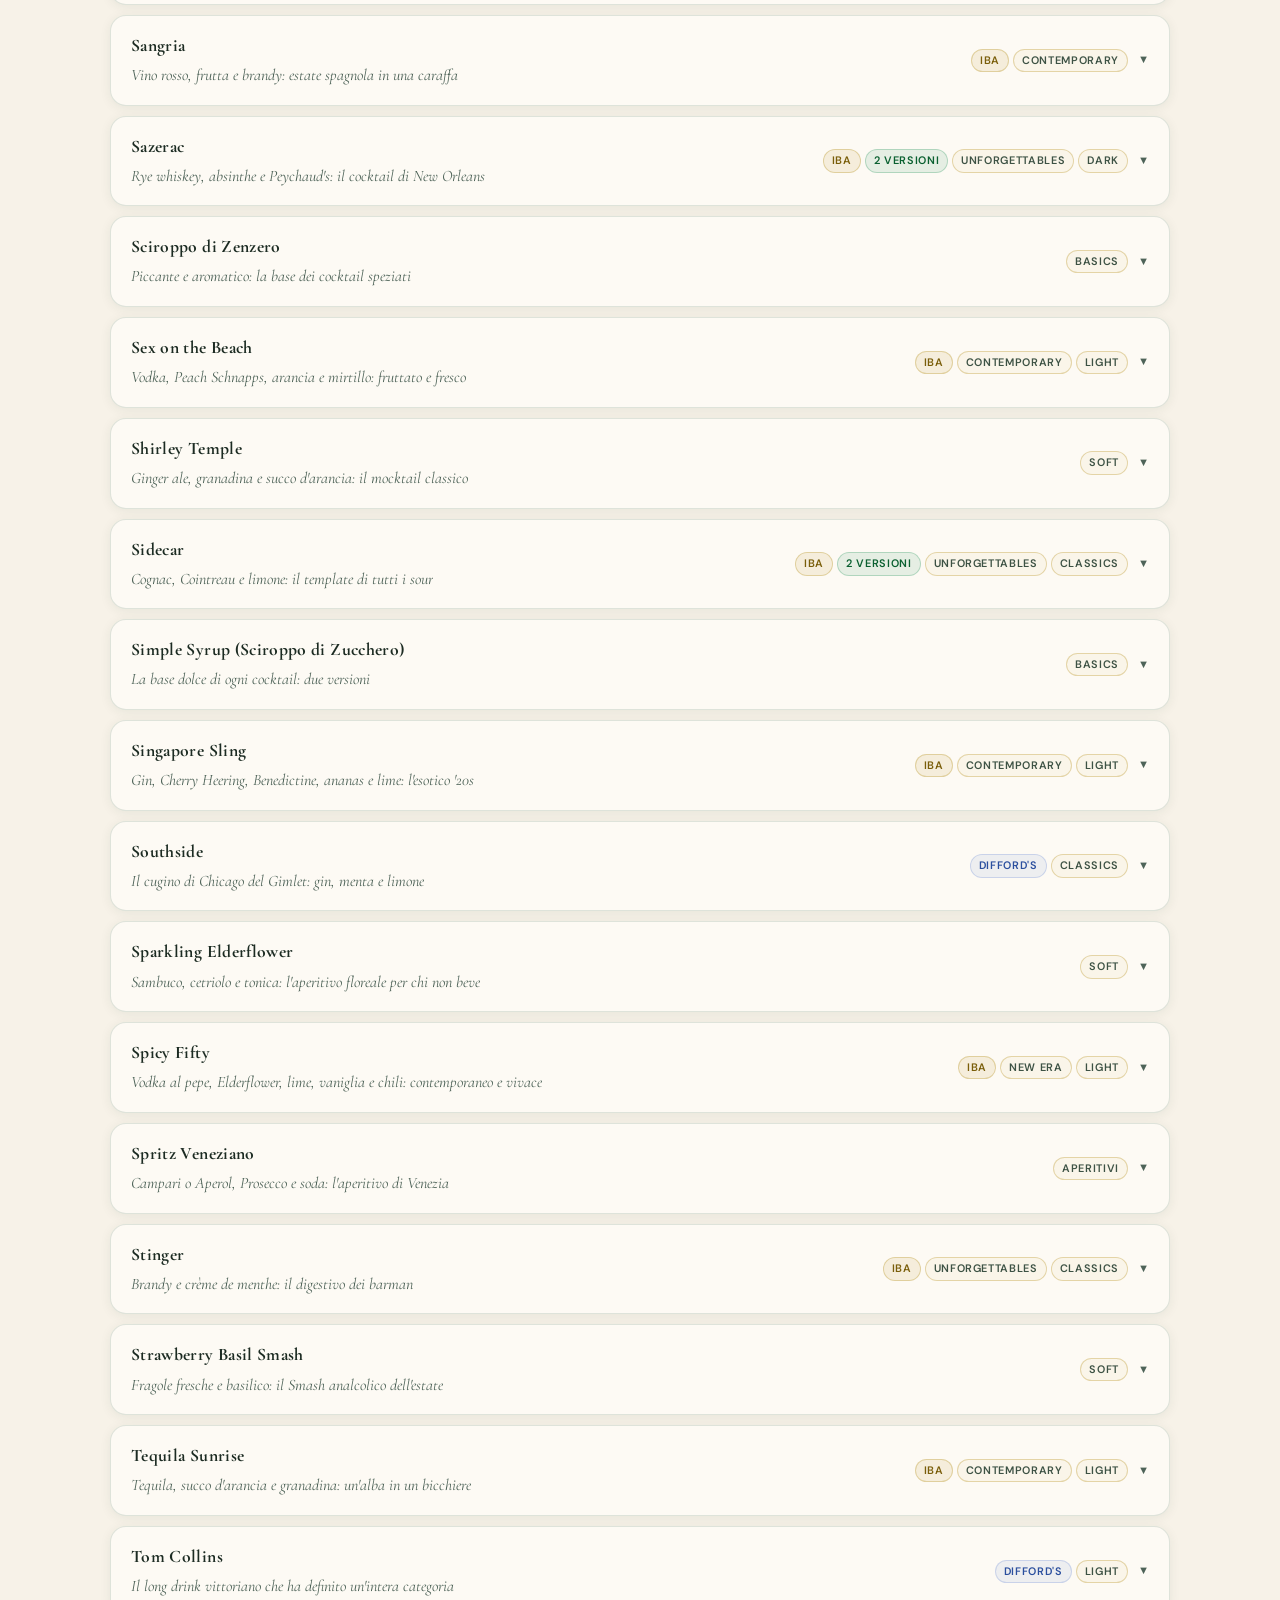
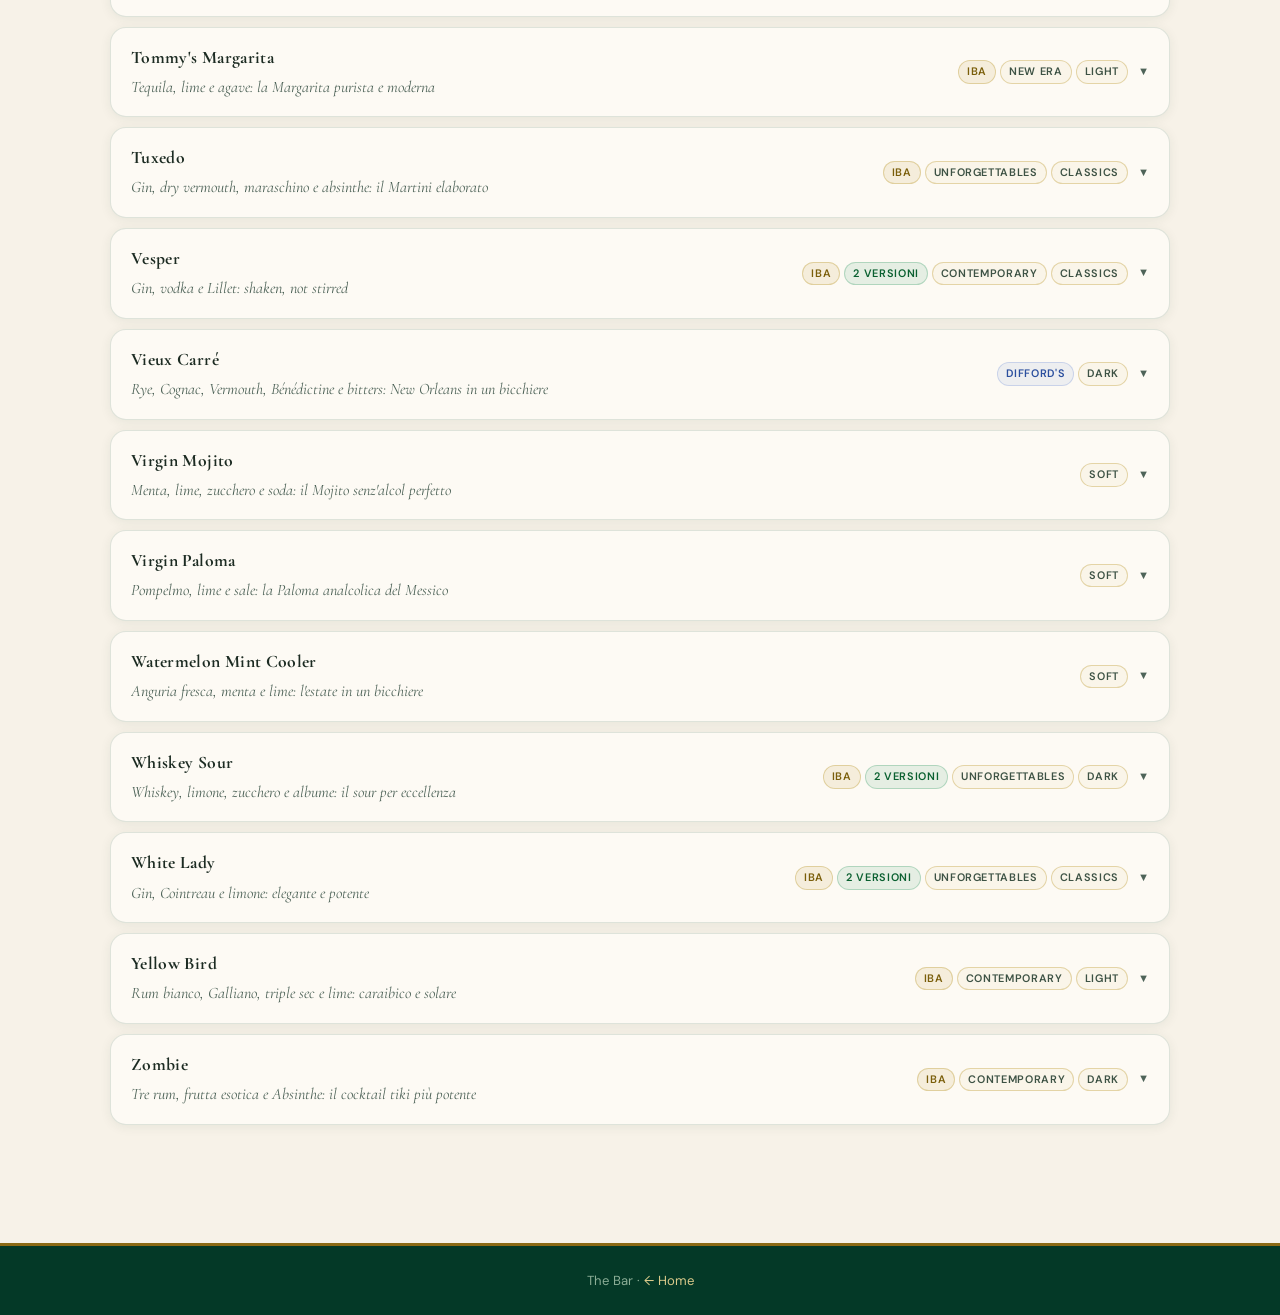
<file: cocktail-all.html>
<!DOCTYPE html>
<html lang="it">
<head>
    <meta charset="UTF-8">
    <meta name="viewport" content="width=device-width, initial-scale=1.0">
    <link rel="icon" href="thebar.ico" type="image/x-icon">
    <meta name="theme-color" content="#043927" />
    <link rel="manifest" href="manifest.json">
    <meta name="apple-mobile-web-app-capable" content="yes">
    <meta name="apple-mobile-web-app-status-bar-style" content="black-translucent">
    <meta name="apple-mobile-web-app-title" content="The Bar">
    <title>All Cocktails — The Bar</title>
    <link rel="stylesheet" href="core.css">
    <link rel="stylesheet" href="components.css">
    <link rel="stylesheet" href="category-style.css">
    <link rel="stylesheet" href="all-style.css">
    <script src="config.js"></script>
    <script src="search-filter.js"></script>
</head>
<body>

<nav class="hub-nav">
    <a href="index.html" class="back-link">← The Bar</a>
</nav>

<header class="page-header">
    <div class="page-header__icon">📖</div>
    <h1 class="page-header__title">All Cocktails</h1>
    <p class="page-header__subtitle">IBA · Difford's Guide · Nomad Cocktail Book</p>
    <div class="page-header__meta" id="cat-count"></div>
</header>

<div class="container" style="padding: 28px 20px 60px;">

    <!-- Filter bar — le pill per categoria vengono generate da TheBarConfig.CATEGORY_PAGES -->
    <div class="all-filter-bar" id="filter-bar">
        <button class="filter-pill active" data-filter="all">Tutti</button>
        <button class="filter-pill" data-filter="iba">IBA</button>
        <button class="filter-pill" data-filter="difford">Difford's</button>
    </div>

    <main>
        <div id="recipes-container"></div>
    </main>

</div>

<footer>
    <p>The Bar · <a href="index.html">← Home</a></p>
</footer>

<script>
(function () {

    const { GLASS_EMOJI, SERVE_LABEL, CATEGORY_PAGES } = TheBarConfig;
    const container = document.getElementById('recipes-container');
    const countEl   = document.getElementById('cat-count');
    const filterBar = document.getElementById('filter-bar');

    /* ── Genera pill categoria dinamicamente da CATEGORY_PAGES ── */
    Object.entries(CATEGORY_PAGES).forEach(([key, cat]) => {
        const btn = document.createElement('button');
        btn.className = 'filter-pill';
        btn.dataset.filter = key;
        btn.textContent = cat.filterLabel || cat.label;
        filterBar.appendChild(btn);
    });

    /* ── Spinner ── */
    TheBarConfig.showLoader('recipes-container');

    /* ── Helpers render ── */
    function renderIngredientsList(c) {
        const recipe = c.recipeIBA || c.recipeDifford || c.recipe;
        if (!recipe || !recipe.ingredients) return '';
        const label = c.recipeIBA ? '✨ IBA' : (c.recipeDifford ? "📖 Difford's" : '');
        return `
        <div class="body-ingredients">
            ${label ? `<div class="ing-version-label">${label}</div>` : ''}
            ${recipe.ingredients.map(i => `
            <div class="ing-row">
                <span class="ing-amount">${i.amount}</span>
                <span class="ing-item">${i.item}</span>
            </div>`).join('')}
        </div>`;
    }

    function renderRecipeCard(c) {
        const hasDouble = c.recipeIBA && c.recipeDifford;
        const recipe    = c.recipeIBA || c.recipeDifford || c.recipe;

        const badges = [];
        if (c.iba)               badges.push('<span class="badge badge--iba">IBA</span>');
        if (c.difford && !c.iba) badges.push('<span class="badge badge--difford">Difford\'s</span>');
        if (hasDouble)           badges.push('<span class="badge badge--double">2 versioni</span>');

        // Label categoria lette da CATEGORY_PAGES — nessun oggetto hardcoded
        const cats = [c.ibaCategory, c.nomadCategory].filter(Boolean);
        const catBadges = cats
            .map(k => CATEGORY_PAGES[k]?.filterLabel || k)
            .map(label => `<span class="badge badge--category">${label}</span>`)
            .join('');

        return `
        <article class="recipe-card"
                 data-iba="${c.iba}"
                 data-difford="${c.difford}"
                 data-iba-cat="${c.ibaCategory || ''}"
                 data-nomad-cat="${c.nomadCategory || ''}">
            <button class="recipe-toggle" type="button" aria-expanded="false">
                <div class="recipe-toggle-left">
                    <div class="recipe-toggle-info">
                        <h3>${c.name}</h3>
                        <p class="recipe-tagline">${c.tagline}</p>
                    </div>
                </div>
                <div class="recipe-toggle-right">
                    <div class="recipe-badges">${badges.join('')}${catBadges}</div>
                    <span class="toggle-icon">▼</span>
                </div>
            </button>
            <div class="recipe-body">
                <div class="quick-specs">
                    ${c.glass && c.glass !== 'none' ? `<span class="qs-item">${GLASS_EMOJI[c.glass] || ''} ${c.glass}</span>` : ''}
                    ${c.serve ? `<span class="qs-item">⚗️ ${SERVE_LABEL[c.serve] || c.serve}</span>` : ''}
                    ${c.ice && c.ice !== 'none' ? `<span class="qs-item">🧊 ${c.ice}</span>` : ''}
                    ${c.garnish && c.garnish !== 'Nessuno' ? `<span class="qs-item">🌿 ${c.garnish}</span>` : ''}
                </div>
                ${renderIngredientsList(c)}
                ${recipe ? `
                <div class="body-method">
                    <span class="method-mini-label">Metodo</span>
                    <p>${recipe.method}</p>
                    ${recipe.notes ? `<p class="method-notes">💡 ${recipe.notes}</p>` : ''}
                </div>` : ''}
                ${hasDouble ? `
                <div class="double-version-hint">
                    <a href="cocktail-recipe.html?id=${c.id}&from=all" class="btn btn--ghost">
                        📖 Vedi entrambe le versioni IBA & Difford's →
                    </a>
                </div>` : `
                <div class="recipe-full-link">
                    <a href="cocktail-recipe.html?id=${c.id}&from=all" class="btn btn--ghost">Scheda completa →</a>
                </div>`}
                ${c.description ? `<p class="recipe-desc">${c.description}</p>` : ''}
            </div>
        </article>`;
    }

    /* ── Caricamento asincrono ── */
    TheBarConfig.loadCocktails().then(cocktails => {

        container.innerHTML = cocktails.map(renderRecipeCard).join('');
        countEl.textContent = cocktails.length + ' cocktail';

        /* ── Toggle card ── */
        container.querySelectorAll('.recipe-toggle').forEach(toggle => {
            const open = () => {
                const card   = toggle.closest('.recipe-card');
                const isOpen = card.classList.toggle('open');
                toggle.setAttribute('aria-expanded', isOpen);
                const icon = toggle.querySelector('.toggle-icon');
                if (icon) icon.textContent = isOpen ? '▲' : '▼';
            };
            toggle.addEventListener('click', open);
            toggle.addEventListener('keydown', e => {
                if (e.key === ' ') { e.preventDefault(); open(); }
            });
        });

        /* ── Filter pills ── */
        filterBar.querySelectorAll('.filter-pill').forEach(pill => {
            pill.addEventListener('click', () => {
                filterBar.querySelectorAll('.filter-pill').forEach(p => p.classList.remove('active'));
                pill.classList.add('active');

                const f = pill.dataset.filter;
                const cards = container.querySelectorAll('article.recipe-card');
                let visible = 0;

                cards.forEach(card => {
                    let show = false;
                    if      (f === 'all')    show = true;
                    else if (f === 'iba')    show = card.dataset.iba === 'true';
                    else if (f === 'difford') show = card.dataset.difford === 'true';
                    else                    show = card.dataset.ibaCat === f || card.dataset.nomadCat === f;

                    card.style.display = show ? '' : 'none';
                    if (show) visible++;
                });

                countEl.textContent = visible + ' cocktail';
            });
        });

    }).catch(() => TheBarConfig.showError('recipes-container'));

})();
</script>

<script>
  if ("serviceWorker" in navigator) {
    window.addEventListener("load", () => {
      navigator.serviceWorker.register("sw.js")
        .then(reg => console.log("[PWA] SW registrato:", reg.scope))
        .catch(err => console.warn("[PWA] SW non registrato:", err));
    });
  }
</script>

</body>
</html>
</file>
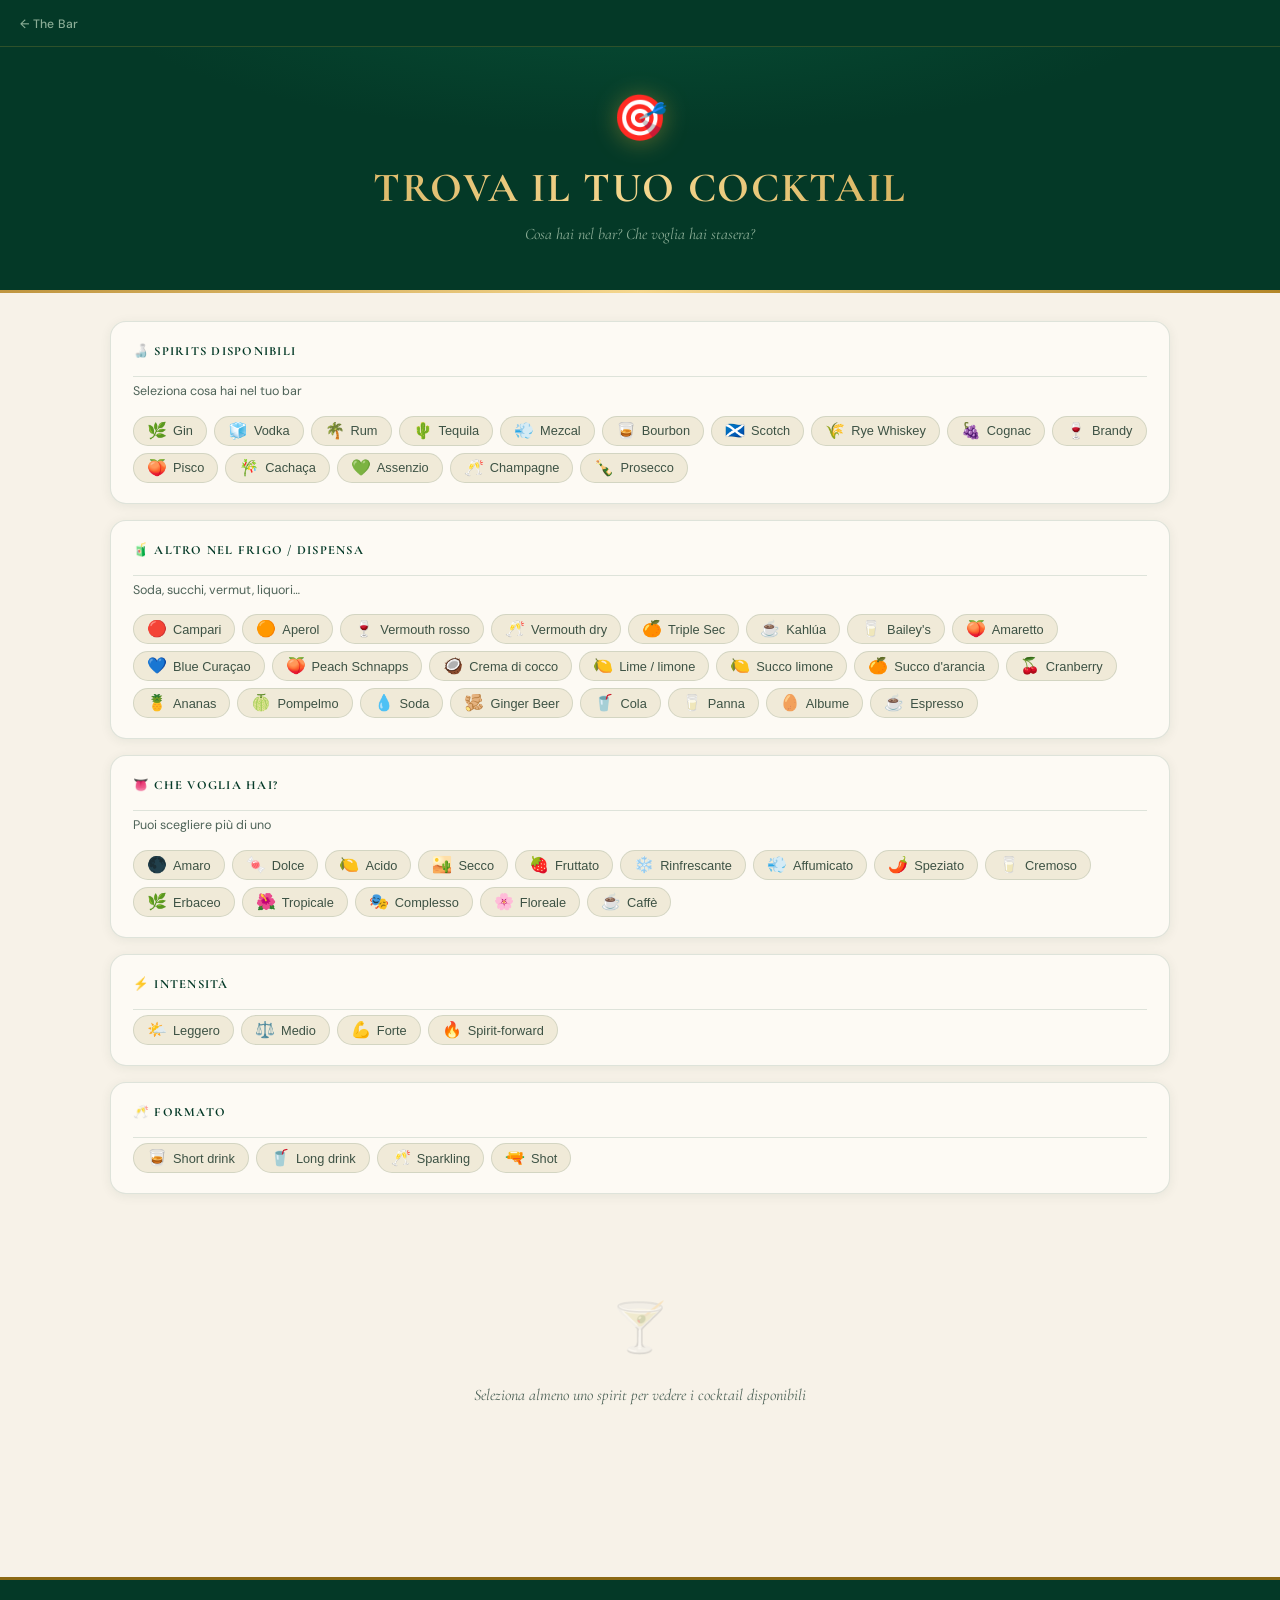
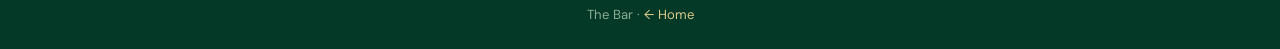
<file: cocktail-finder.html>
<!DOCTYPE html>
<html lang="it">
<head>
    <meta charset="UTF-8">
    <meta name="viewport" content="width=device-width, initial-scale=1.0">
    <link rel="icon" href="thebar.ico" type="image/x-icon">
    <meta name="theme-color" content="#043927" />
    <link rel="manifest" href="manifest.json">
    <meta name="apple-mobile-web-app-capable" content="yes">
    <meta name="apple-mobile-web-app-status-bar-style" content="black-translucent">
    <meta name="apple-mobile-web-app-title" content="The Bar">
    <title>Trova il tuo cocktail — The Bar</title>
    <link rel="stylesheet" href="core.css">
    <link rel="stylesheet" href="components.css">
    <link rel="stylesheet" href="finder-style.css">
    <script src="config.js"></script>
</head>
<body>

<nav class="hub-nav">
    <a href="index.html" class="back-link">← The Bar</a>
</nav>

<header class="page-header">
        <span class="page-header__icon">🎯</span>
        <h1 class="page-header__title">Trova il tuo cocktail</h1>
        <p class="page-header__subtitle">Cosa hai nel bar? Che voglia hai stasera?</p>
</header>

<div class="container" style="padding: 28px 20px 60px;">

    <div class="finder-form">

        <!-- ── SPIRITS ── -->
        <section class="filter-section">
            <h2 class="filter-title">🍶 Spirits disponibili</h2>
            <p class="filter-hint">Seleziona cosa hai nel tuo bar</p>
            <div class="filter-chips" id="chips-spirits">
                <!-- generato da JS -->
            </div>
        </section>

        <!-- ── INGREDIENTI EXTRA ── -->
        <section class="filter-section">
            <h2 class="filter-title">🧃 Altro nel frigo / dispensa</h2>
            <p class="filter-hint">Soda, succhi, vermut, liquori…</p>
            <div class="filter-chips" id="chips-extras">
                <!-- generato da JS -->
            </div>
        </section>

        <!-- ── GUSTO ── -->
        <section class="filter-section">
            <h2 class="filter-title">👅 Che voglia hai?</h2>
            <p class="filter-hint">Puoi scegliere più di uno</p>
            <div class="filter-chips" id="chips-taste">
                <!-- generato da JS -->
            </div>
        </section>

        <!-- ── STRENGTH ── -->
        <section class="filter-section">
            <h2 class="filter-title">⚡ Intensità</h2>
            <div class="filter-chips" id="chips-strength">
                <!-- generato da JS -->
            </div>
        </section>

        <!-- ── STYLE ── -->
        <section class="filter-section">
            <h2 class="filter-title">🥂 Formato</h2>
            <div class="filter-chips" id="chips-style">
                <!-- generato da JS -->
            </div>
        </section>

    </div>

    <!-- Risultati -->
    <div class="finder-results" id="finder-results">
        <div class="results-placeholder">
            <div class="placeholder-icon">🍸</div>
            <p>Seleziona almeno uno spirit per vedere i cocktail disponibili</p>
        </div>
    </div>

</div>

<footer>
    <p>The Bar · <a href="index.html">← Home</a></p>
</footer>

<script>
(function () {

    /* ── Dati filtri ── */
    const SPIRITS = [
        { id: 'gin',          label: 'Gin',           emoji: '🌿' },
        { id: 'vodka',        label: 'Vodka',         emoji: '🧊' },
        { id: 'rum',          label: 'Rum',           emoji: '🌴' },
        { id: 'tequila',      label: 'Tequila',       emoji: '🌵' },
        { id: 'mezcal',       label: 'Mezcal',        emoji: '💨' },
        { id: 'bourbon',      label: 'Bourbon',       emoji: '🥃' },
        { id: 'scotch',       label: 'Scotch',        emoji: '🏴󠁧󠁢󠁳󠁣󠁴󠁿' },
        { id: 'rye',          label: 'Rye Whiskey',   emoji: '🌾' },
        { id: 'cognac',       label: 'Cognac',        emoji: '🍇' },
        { id: 'brandy',       label: 'Brandy',        emoji: '🍷' },
        { id: 'pisco',        label: 'Pisco',         emoji: '🍑' },
        { id: 'cachaça',      label: 'Cachaça',       emoji: '🎋' },
        { id: 'absinthe',     label: 'Assenzio',      emoji: '💚' },
        { id: 'champagne',    label: 'Champagne',     emoji: '🥂' },
        { id: 'prosecco',     label: 'Prosecco',      emoji: '🍾' },
    ];

    const EXTRAS = [
        { id: 'campari',        label: 'Campari',         emoji: '🔴' },
        { id: 'aperol',         label: 'Aperol',          emoji: '🟠' },
        { id: 'sweet vermouth', label: 'Vermouth rosso',  emoji: '🍷' },
        { id: 'dry vermouth',   label: 'Vermouth dry',    emoji: '🥂' },
        { id: 'triple sec',     label: 'Triple Sec',      emoji: '🍊' },
        { id: 'kahlua',         label: 'Kahlúa',          emoji: '☕' },
        { id: 'baileys',        label: 'Bailey\'s',       emoji: '🥛' },
        { id: 'amaretto',       label: 'Amaretto',        emoji: '🍑' },
        { id: 'blue curacao',   label: 'Blue Curaçao',    emoji: '💙' },
        { id: 'peach schnapps', label: 'Peach Schnapps',  emoji: '🍑' },
        { id: 'coconut cream',  label: 'Crema di cocco',  emoji: '🥥' },
        { id: 'lime juice',     label: 'Lime / limone',   emoji: '🍋' },
        { id: 'lemon juice',    label: 'Succo limone',    emoji: '🍋' },
        { id: 'orange juice',   label: 'Succo d\'arancia',emoji: '🍊' },
        { id: 'cranberry juice',label: 'Cranberry',       emoji: '🍒' },
        { id: 'pineapple juice',label: 'Ananas',          emoji: '🍍' },
        { id: 'grapefruit juice',label: 'Pompelmo',       emoji: '🍈' },
        { id: 'soda water',     label: 'Soda',            emoji: '💧' },
        { id: 'ginger beer',    label: 'Ginger Beer',     emoji: '🫚' },
        { id: 'cola',           label: 'Cola',            emoji: '🥤' },
        { id: 'cream',          label: 'Panna',           emoji: '🥛' },
        { id: 'egg white',      label: 'Albume',          emoji: '🥚' },
        { id: 'espresso',       label: 'Espresso',        emoji: '☕' },
    ];

    const TASTES = [
        { id: 'bitter',     label: 'Amaro',       emoji: '🌑' },
        { id: 'sweet',      label: 'Dolce',       emoji: '🍬' },
        { id: 'sour',       label: 'Acido',       emoji: '🍋' },
        { id: 'dry',        label: 'Secco',       emoji: '🏜️' },
        { id: 'fruity',     label: 'Fruttato',    emoji: '🍓' },
        { id: 'refreshing', label: 'Rinfrescante',emoji: '❄️' },
        { id: 'smoky',      label: 'Affumicato',  emoji: '💨' },
        { id: 'spicy',      label: 'Speziato',    emoji: '🌶️' },
        { id: 'creamy',     label: 'Cremoso',     emoji: '🥛' },
        { id: 'herbal',     label: 'Erbaceo',     emoji: '🌿' },
        { id: 'tropical',   label: 'Tropicale',   emoji: '🌺' },
        { id: 'complex',    label: 'Complesso',   emoji: '🎭' },
        { id: 'floral',     label: 'Floreale',    emoji: '🌸' },
        { id: 'coffee',     label: 'Caffè',       emoji: '☕' },
    ];

    const STRENGTHS = [
        { id: 'light',          label: 'Leggero',         emoji: '🌤️' },
        { id: 'medium',         label: 'Medio',           emoji: '⚖️' },
        { id: 'strong',         label: 'Forte',           emoji: '💪' },
        { id: 'spirit-forward', label: 'Spirit-forward',  emoji: '🔥' },
    ];

    const STYLES = [
        { id: 'short',     label: 'Short drink',  emoji: '🥃' },
        { id: 'long',      label: 'Long drink',   emoji: '🥤' },
        { id: 'sparkling', label: 'Sparkling',    emoji: '🥂' },
        { id: 'shot',      label: 'Shot',         emoji: '🔫' },
    ];

    /* ── State ── */
    const selected = {
        spirits: new Set(),
        extras: new Set(),
        taste: new Set(),
        strength: new Set(),
        style: new Set()
    };

    /* ── Render chips ── */
    function renderChips(containerId, items, stateKey) {
        const el = document.getElementById(containerId);
        el.innerHTML = items.map(item => `
            <button class="chip" data-key="${stateKey}" data-id="${item.id}" type="button">
                <span class="chip-emoji">${item.emoji}</span>
                <span class="chip-label">${item.label}</span>
            </button>
        `).join('');

        el.querySelectorAll('.chip').forEach(btn => {
            btn.addEventListener('click', () => {
                const key = btn.dataset.key;
                const id = btn.dataset.id;
                if (selected[key].has(id)) {
                    selected[key].delete(id);
                    btn.classList.remove('chip--active');
                } else {
                    selected[key].add(id);
                    btn.classList.add('chip--active');
                }
                updateResults();
            });
        });
    }

    renderChips('chips-spirits',  SPIRITS,   'spirits');
    renderChips('chips-extras',   EXTRAS,    'extras');
    renderChips('chips-taste',    TASTES,    'taste');
    renderChips('chips-strength', STRENGTHS, 'strength');
    renderChips('chips-style',    STYLES,    'style');

    /* ── Scoring & filtro ── */
    function scorecocktail(c) {
        const allSelected = selected.spirits.size + selected.extras.size;
        if (allSelected === 0) return -1; // Nessuno spirit selezionato

        // Score base: quanti spirits selezionati il cocktail richiede
        let spiritScore = 0;
        let spiritMatches = 0;
        const allSpirits = [...(c.baseSpirits || []), ...(c.ingredients || [])];

        for (const s of selected.spirits) {
            const found = allSpirits.some(si => si.toLowerCase().includes(s) || s.includes(si.toLowerCase()));
            if (found) { spiritScore += 3; spiritMatches++; }
        }
        for (const s of selected.extras) {
            const found = allSpirits.some(si => si.toLowerCase().includes(s) || s.includes(si.toLowerCase()));
            if (found) { spiritScore += 2; spiritMatches++; }
        }

        // Deve avere almeno un match spirit/ingrediente
        if (spiritMatches === 0) return -1;

        // Bonus: filtri gusto
        let tasteScore = 0;
        for (const t of selected.taste) {
            if ((c.taste || []).includes(t)) tasteScore += 2;
        }

        // Bonus: strength
        let strengthScore = 0;
        if (selected.strength.size > 0 && selected.strength.has(c.strength)) strengthScore = 2;

        // Bonus: style
        let styleScore = 0;
        if (selected.style.size > 0 && selected.style.has(c.style)) styleScore = 2;

        // Penalità: filtri gusto attivi ma nessun match
        if (selected.taste.size > 0 && tasteScore === 0) tasteScore = -1;
        if (selected.strength.size > 0 && strengthScore === 0) strengthScore = -1;
        if (selected.style.size > 0 && styleScore === 0) styleScore = -1;

        return spiritScore + tasteScore + strengthScore + styleScore;
    }

    function updateResults() {
        const resultsEl = document.getElementById('finder-results');

        if (selected.spirits.size === 0 && selected.extras.size === 0) {
            resultsEl.innerHTML = `
            <div class="results-placeholder">
                <div class="placeholder-icon">🍸</div>
                <p>Seleziona almeno uno spirit o ingrediente per vedere i cocktail disponibili</p>
            </div>`;
            return;
        }

        const scored = (window._finderCocktails || [])
            .filter(c => c.strength !== 'none') // Escludi basics senza alcol come ingrediente
            .map(c => ({ c, score: scorecocktail(c) }))
            .filter(x => x.score > 0)
            .sort((a, b) => b.score - a.score);

        if (scored.length === 0) {
            resultsEl.innerHTML = `
            <div class="results-placeholder">
                <div class="placeholder-icon">🤷</div>
                <p>Nessun cocktail trovato con questi ingredienti.<br>Prova a selezionare qualcosa di diverso.</p>
            </div>`;
            return;
        }

        const STRENGTH_LABEL = { light:'Leggero', medium:'Medio', strong:'Forte', 'spirit-forward':'Spirit-forward' };
        const STYLE_LABEL = { short:'Short', long:'Long', sparkling:'Sparkling', shot:'Shot' };

        resultsEl.innerHTML = `
        <div class="results-header-bar">
            <div class="results-count">${scored.length} cocktail trovati</div>
            <div class="results-hint">Ordinati per compatibilità</div>
        </div>
        <div class="results-grid">
            ${scored.map(({ c }) => `
            <a href="cocktail-recipe.html?id=${c.id}&from=finder" class="card card--grid">
                <div class="card__top">
                    <div class="card__info">
                        <div class="card__title">${c.name}</div>
                        <div class="card__desc">${c.tagline}</div>
                    </div>
                </div>
                <div class="card__tags">
                    ${c.iba ? '<span class="badge badge--iba">IBA</span>' : ''}
                    ${c.difford && !c.iba ? '<span class="badge badge--difford">Difford\'s</span>' : ''}
                    ${c.strength && c.strength !== 'none' ? `<span class="badge badge--strength">${STRENGTH_LABEL[c.strength]||c.strength}</span>` : ''}
                    ${c.style ? `<span class="badge badge--style">${STYLE_LABEL[c.style]||c.style}</span>` : ''}
                    ${(c.taste||[]).slice(0,2).map(t=>`<span class="badge badge--taste">${t}</span>`).join('')}
                </div>
                <div class="card__spirits">
                    ${(c.baseSpirits||[]).map(s=>`<span class="spirit-tag ${[...selected.spirits,...selected.extras].some(sel=>s.toLowerCase().includes(sel)||sel.includes(s.toLowerCase())) ? 'spirit-tag--match':''}">${s}</span>`).join('')}
                </div>
            </a>
            `).join('')}
        </div>`;
    }

    /* ── Precarica i dati in background al mount ── */
    TheBarConfig.loadCocktails().then(cocktails => {
        window._finderCocktails = cocktails;
    });

})();
</script>

<script>
  if ("serviceWorker" in navigator) {
    window.addEventListener("load", () => {
      navigator.serviceWorker.register("sw.js")
        .then(reg => console.log("[PWA] SW registrato:", reg.scope))
        .catch(err => console.warn("[PWA] SW non registrato:", err));
    });
  }
</script>

</body>
</html>
</file>
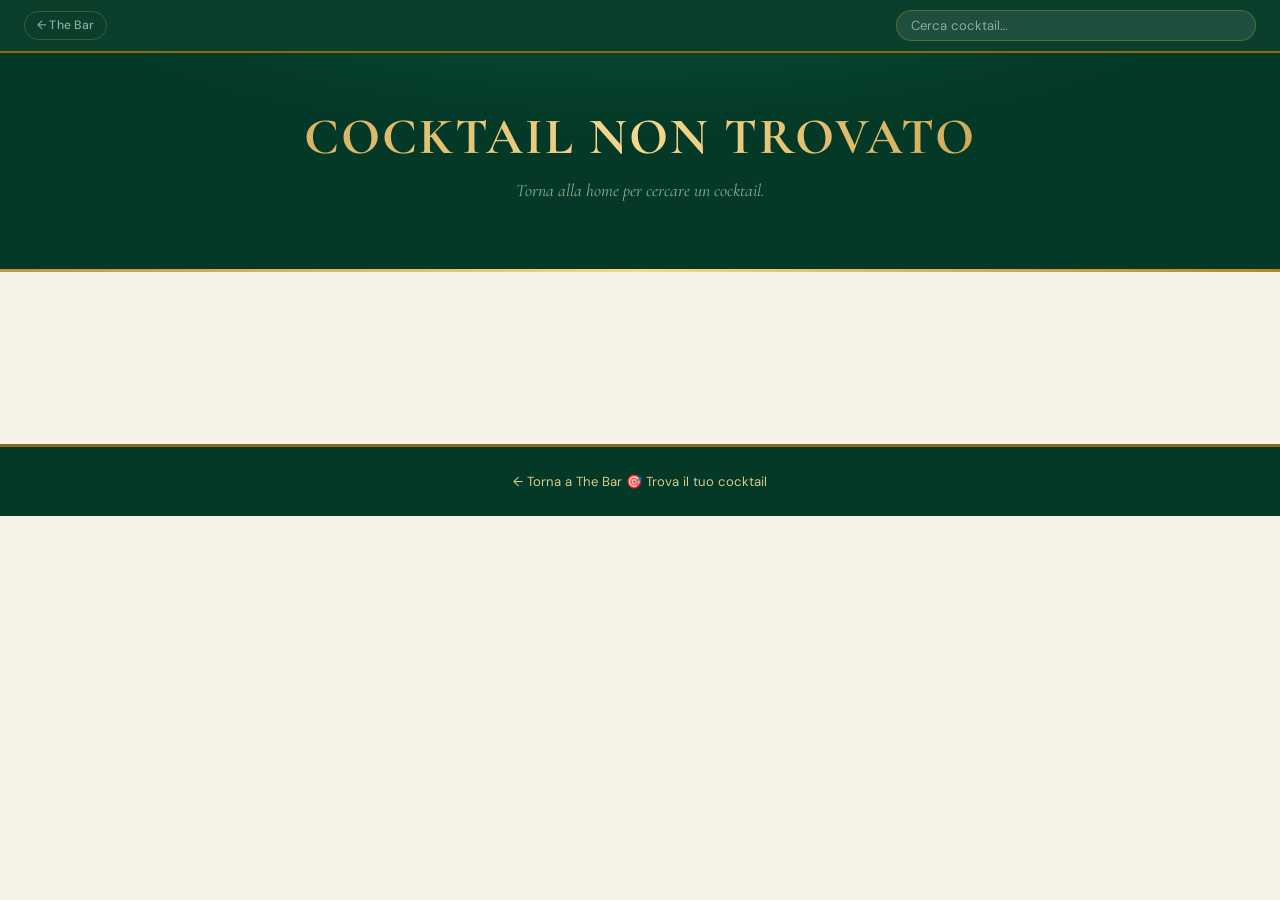
<file: cocktail-recipe.html>
<!DOCTYPE html>
<html lang="it">
<head>
    <meta charset="UTF-8">
    <meta name="viewport" content="width=device-width, initial-scale=1.0">
    <link rel="icon" href="thebar.ico" type="image/x-icon">
    <meta name="theme-color" content="#043927" />
    <link rel="manifest" href="manifest.json">
    <meta name="apple-mobile-web-app-capable" content="yes">
    <meta name="apple-mobile-web-app-status-bar-style" content="black-translucent">
    <meta name="apple-mobile-web-app-title" content="The Bar">
    <title>Cocktail — The Bar</title>
    <link rel="stylesheet" href="core.css">
    <link rel="stylesheet" href="components.css">
    <link rel="stylesheet" href="recipe-style.css">
    <script src="config.js"></script>
</head>
<body>

<div class="recipe-page" id="recipe-page">

    <!-- Nav -->
    <nav class="recipe-nav">
        <div class="recipe-breadcrumb" id="recipe-breadcrumb">
            <a href="index.html" class="breadcrumb-pill">← The Bar</a>
            <!-- Il secondo pill viene iniettato da JS se ?from= è presente -->
        </div>
        <div class="nav-search-mini">
            <input type="text" id="nav-search" placeholder="Cerca cocktail…" autocomplete="off">
        </div>
    </nav>

    <!-- Hero -->
    <header class="page-header page-header--hero" id="recipe-hero">
        <h1 class="page-header__title" id="hero-title">—</h1>
        <p class="page-header__subtitle" id="hero-tagline"></p>
        <div class="page-header__meta" id="hero-badges"></div>
    </header>

    <!-- Content -->
    <div class="recipe-content container-narrow">

        <!-- Info tecnica -->
        <div class="recipe-specs" id="recipe-specs"></div>

        <!-- Tab IBA / Difford's (o ricetta unica) -->
        <div class="recipe-tabs" id="recipe-tabs"></div>

        <!-- Descrizione e storia -->
        <div class="recipe-text" id="recipe-text"></div>

    </div>

    <!-- Footer -->
    <footer class="recipe-footer">
        <a href="index.html">← Torna a The Bar</a>
        <a href="cocktail-finder.html">🎯 Trova il tuo cocktail</a>
    </footer>

</div>

<script>
(function () {

    const params = new URLSearchParams(location.search);
    const id     = params.get('id');
    const from   = params.get('from'); // categoria/contesto di provenienza

    if (!id) {
        document.getElementById('hero-title').textContent   = 'Cocktail non trovato';
        document.getElementById('hero-tagline').textContent = 'Torna alla home per cercare un cocktail.';
        return;
    }

    /* ── Breadcrumb: costruisce il secondo pill se ?from= è presente ── */
    (function buildBreadcrumb() {
        if (!from) return; // solo "← The Bar", nessun secondo pill

        const CATEGORIES = TheBarConfig.CATEGORY_PAGES;

        /* Mappa chiave → { label, url } per ogni contesto di provenienza */
        const FROM_MAP = {
            // Categorie Nomad
            aperitivi:      { label: 'Aperitivi',                 url: 'category.html?name=aperitivi' },
            light:          { label: 'Light Spirited',            url: 'category.html?name=light' },
            dark:           { label: 'Dark Spirited',             url: 'category.html?name=dark' },
            classics:       { label: 'Classics',                  url: 'category.html?name=classics' },
            soft:           { label: 'Soft Cocktails',            url: 'category.html?name=soft' },
            basics:         { label: 'Basics',                    url: 'category.html?name=basics' },
            // Categorie IBA
            unforgettables: { label: 'The Unforgettables',        url: 'category.html?name=unforgettables' },
            contemporary:   { label: 'The Contemporary Classics', url: 'category.html?name=contemporary' },
            new_era:        { label: 'The New Era Drinks',        url: 'category.html?name=new_era' },
            // Contesti speciali
            all:            { label: 'All Cocktails',             url: 'cocktail-all.html' },
            search:         { label: 'Ricerca',                   url: 'search-results.html' },
            finder:         { label: 'Trova il cocktail',         url: 'cocktail-finder.html' },
        };

        const origin = FROM_MAP[from];
        if (!origin) return;

        const breadcrumb = document.getElementById('recipe-breadcrumb');
        const pill = document.createElement('a');
        pill.href = origin.url;
        pill.className = 'breadcrumb-pill breadcrumb-pill--secondary';
        pill.textContent = '← ' + origin.label;
        breadcrumb.appendChild(pill);
    })();

    /* ── Label localizzate da TheBarConfig ── */
    const { SERVE_LABEL } = TheBarConfig;

    const GLASS_LABEL = {
        coupe:'Coppa', rocks:'Rocks / Old Fashioned', highball:'Highball', flute:'Flute', martini:'Martini',
        'nick&nora':'Nick & Nora', hurricane:'Hurricane', mule:'Mule Mug', wine:'Calice da vino',
        shot:'Shot', champagne:'Flute Champagne', none:'—'
    };
    const ICE_LABEL   = { none:'Niente ghiaccio', cubed:'Cubetti', 'large cube':'Cubo grande', crushed:'Ghiaccio tritato', sphere:'Sfera', blended:'Frullato' };
    const STYLE_LABEL = { short:'Short drink', long:'Long drink', shot:'Shot', sparkling:'Sparkling' };

    /* ── Caricamento asincrono ── */
    TheBarConfig.loadCocktails().then(() => {

        const c = window.COCKTAILS_BY_ID?.[id];

        if (!c) {
            document.getElementById('hero-title').textContent   = 'Cocktail non trovato';
            document.getElementById('hero-tagline').textContent = 'ID non valido. Torna alla home.';
            return;
        }

        document.title = `${c.name} — The Bar`;

        /* ── Hero ── */
        document.getElementById('hero-title').textContent   = c.name;
        document.getElementById('hero-tagline').textContent = c.tagline;

        /* ── Badges ── */
        const badges = [];
        if (c.iba)    badges.push('<span class="badge badge--iba">IBA Official</span>');
        if (c.difford) badges.push('<span class="badge badge--difford">Difford\'s Guide</span>');
        (c.taste || []).forEach(t => badges.push(`<span class="badge badge--taste">${t}</span>`));
        if (c.strength && c.strength !== 'none') {
            const sl = { light:'Leggero', medium:'Medio', strong:'Forte', 'spirit-forward':'Spirit-forward' };
            badges.push(`<span class="badge badge--strength">${sl[c.strength] || c.strength}</span>`);
        }
        document.getElementById('hero-badges').innerHTML = badges.join('');

        /* ── Specs ── */
        document.getElementById('recipe-specs').innerHTML = `
        <div class="specs-grid">
            ${c.glass && c.glass !== 'none' ? `<div class="spec-item"><div class="spec-label">Bicchiere</div><div class="spec-value">${GLASS_LABEL[c.glass] || c.glass}</div></div>` : ''}
            ${c.serve ? `<div class="spec-item"><div class="spec-label">Preparazione</div><div class="spec-value">${SERVE_LABEL[c.serve] || c.serve}</div></div>` : ''}
            ${c.ice ? `<div class="spec-item"><div class="spec-label">Ghiaccio</div><div class="spec-value">${ICE_LABEL[c.ice] || c.ice}</div></div>` : ''}
            ${c.style ? `<div class="spec-item"><div class="spec-label">Stile</div><div class="spec-value">${STYLE_LABEL[c.style] || c.style}</div></div>` : ''}
            ${c.garnish && c.garnish !== 'Nessuno' ? `<div class="spec-item spec-item--wide"><div class="spec-label">Guarnizione</div><div class="spec-value">${c.garnish}</div></div>` : ''}
            ${c.baseSpirits?.length ? `<div class="spec-item spec-item--wide"><div class="spec-label">Spirits</div><div class="spec-value">${c.baseSpirits.map(s => `<span class="spirit-tag">${s}</span>`).join('')}</div></div>` : ''}
        </div>`;

        /* ── Ricette ── */
        const tabsEl = document.getElementById('recipe-tabs');

        function renderIngredients(ing) {
            return ing.map(i => `
                <div class="ing-row">
                    <span class="ing-amount">${i.amount}</span>
                    <span class="ing-item">${i.item}</span>
                </div>`).join('');
        }

        function renderRecipeBlock(recipe, label) {
            return `
            <div class="recipe-block">
                ${label ? `<div class="recipe-block-label">${label}</div>` : ''}
                <div class="ingredients-list">${renderIngredients(recipe.ingredients || [])}</div>
                <div class="method-block">
                    <div class="method-label">Metodo</div>
                    <p class="method-text">${recipe.method || ''}</p>
                </div>
                ${recipe.notes ? `<div class="notes-block"><span class="notes-icon">💡</span><p>${recipe.notes}</p></div>` : ''}
            </div>`;
        }

        if (c.recipeIBA && c.recipeDifford) {
            tabsEl.innerHTML = `
            <div class="tabs">
                <button class="tab-btn active" data-tab="iba">✨ Versione IBA</button>
                <button class="tab-btn" data-tab="difford">📖 Versione Difford's</button>
            </div>
            <div class="tab-panel active" id="panel-iba">${renderRecipeBlock(c.recipeIBA)}</div>
            <div class="tab-panel" id="panel-difford">${renderRecipeBlock(c.recipeDifford)}</div>`;

            tabsEl.querySelectorAll('.tab-btn').forEach(btn => {
                btn.addEventListener('click', () => {
                    tabsEl.querySelectorAll('.tab-btn').forEach(b => b.classList.remove('active'));
                    tabsEl.querySelectorAll('.tab-panel').forEach(p => p.classList.remove('active'));
                    btn.classList.add('active');
                    document.getElementById('panel-' + btn.dataset.tab).classList.add('active');
                });
            });
        } else if (c.recipeIBA) {
            tabsEl.innerHTML = `<div class="recipe-single-label">✨ Versione IBA</div>` + renderRecipeBlock(c.recipeIBA);
        } else if (c.recipeDifford) {
            tabsEl.innerHTML = `<div class="recipe-single-label">📖 Versione Difford's Guide</div>` + renderRecipeBlock(c.recipeDifford);
        } else if (c.recipe) {
            tabsEl.innerHTML = renderRecipeBlock(c.recipe);
        }

        /* ── Descrizione e storia ── */
        const parts = [];
        if (c.description) parts.push(`<p class="recipe-description">${c.description}</p>`);
        if (c.history) parts.push(`<div class="history-block"><div class="history-label">📜 Storia</div><p>${c.history}</p></div>`);
        document.getElementById('recipe-text').innerHTML = parts.join('');

    }).catch(() => {
        document.getElementById('hero-title').textContent   = 'Errore di caricamento';
        document.getElementById('hero-tagline').textContent = 'Impossibile caricare i dati. Riprova.';
    });

    /* ── Nav search mini (non dipende dai dati) ── */
    const navSearch = document.getElementById('nav-search');
    if (navSearch) {
        navSearch.addEventListener('keydown', e => {
            if (e.key === 'Enter' && navSearch.value.trim()) {
                window.location.href = 'search-results.html?q=' + encodeURIComponent(navSearch.value.trim());
            }
        });
    }

})();
</script>

<script>
  if ("serviceWorker" in navigator) {
    window.addEventListener("load", () => {
      navigator.serviceWorker.register("sw.js")
        .then(reg => console.log("[PWA] SW registrato:", reg.scope))
        .catch(err => console.warn("[PWA] SW non registrato:", err));
    });
  }
</script>

</body>
</html>
</file>
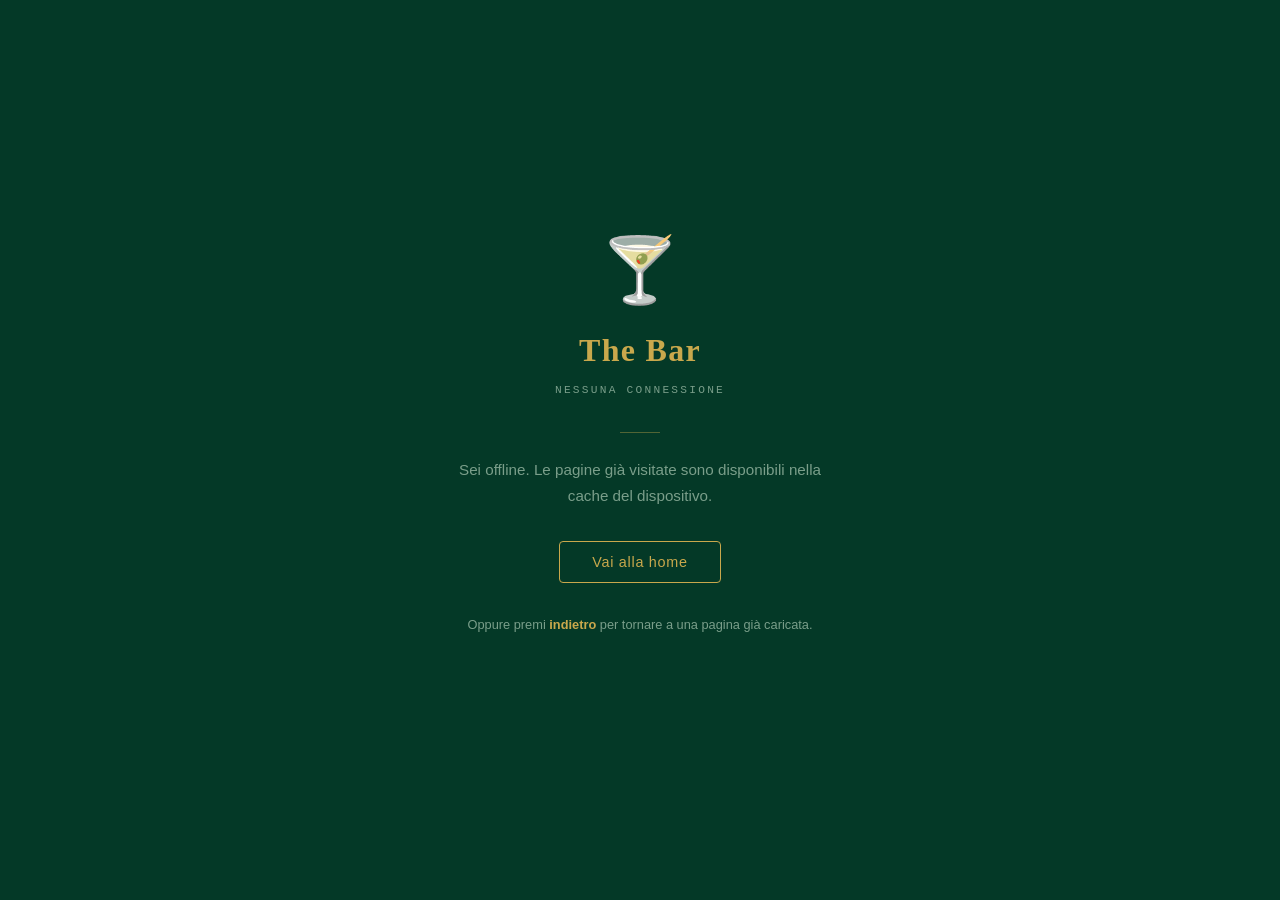
<file: offline.html>
<!DOCTYPE html>
<html lang="it">
<head>
    <meta charset="UTF-8">
    <meta name="viewport" content="width=device-width, initial-scale=1.0">
    <title>Offline – The Bar</title>
    <meta name="theme-color" content="#043927">
    <style>
        /* Font di sistema — zero dipendenze esterne, garantiti offline */
        :root {
            --font-serif: Georgia, 'Times New Roman', Times, serif;
            --font-sans:  'Helvetica Neue', Arial, 'Segoe UI', system-ui, sans-serif;
            --font-mono:  'Courier New', Courier, monospace;
            --green-dark: #043927;
            --green-mid:  #0a5c3e;
            --gold:       #c9a84c;
            --text-light: #d4c9a8;
            --text-muted: #7a9e8a;
        }

        * { box-sizing: border-box; margin: 0; padding: 0; }

        body {
            font-family: var(--font-sans);
            background: var(--green-dark);
            color: var(--text-light);
            min-height: 100vh;
            display: flex;
            align-items: center;
            justify-content: center;
            padding: 2rem;
        }

        .container {
            text-align: center;
            max-width: 400px;
        }

        .icon {
            font-size: 4rem;
            margin-bottom: 1.5rem;
            display: block;
            animation: float 3s ease-in-out infinite;
        }

        @keyframes float {
            0%, 100% { transform: translateY(0); }
            50%       { transform: translateY(-8px); }
        }

        h1 {
            font-family: var(--font-serif);
            font-size: 2rem;
            font-weight: 700;
            letter-spacing: 0.04em;
            color: var(--gold);
            margin-bottom: 0.75rem;
        }

        .subtitle {
            font-family: var(--font-mono);
            font-size: 0.7rem;
            letter-spacing: 0.2em;
            text-transform: uppercase;
            color: var(--text-muted);
            margin-bottom: 2rem;
        }

        p {
            color: var(--text-muted);
            line-height: 1.7;
            margin-bottom: 2rem;
            font-size: 0.95rem;
        }

        .btn {
            display: inline-block;
            background: transparent;
            color: var(--gold);
            padding: 0.75rem 2rem;
            border-radius: 4px;
            border: 1px solid var(--gold);
            font-family: var(--font-sans);
            font-weight: 500;
            font-size: 0.9rem;
            letter-spacing: 0.05em;
            cursor: pointer;
            transition: background 0.2s, color 0.2s;
            text-decoration: none;
        }

        .btn:hover {
            background: var(--gold);
            color: var(--green-dark);
        }

        .hint {
            margin-top: 2rem;
            font-size: 0.8rem;
            color: var(--text-muted);
            line-height: 1.6;
        }

        .divider {
            width: 40px;
            height: 1px;
            background: var(--gold);
            margin: 1.5rem auto;
            opacity: 0.4;
        }
    </style>
</head>
<body>
    <div class="container">
        <span class="icon">🍸</span>
        <h1>The Bar</h1>
        <p class="subtitle">Nessuna connessione</p>
        <div class="divider"></div>
        <p>Sei offline. Le pagine già visitate sono disponibili nella cache del dispositivo.</p>
        <button class="btn" onclick="window.location.href='index.html'">Vai alla home</button>
        <p class="hint">
            Oppure premi <strong style="color: var(--gold);">indietro</strong> per tornare a una pagina già caricata.
        </p>
    </div>
</body>
</html>
</file>
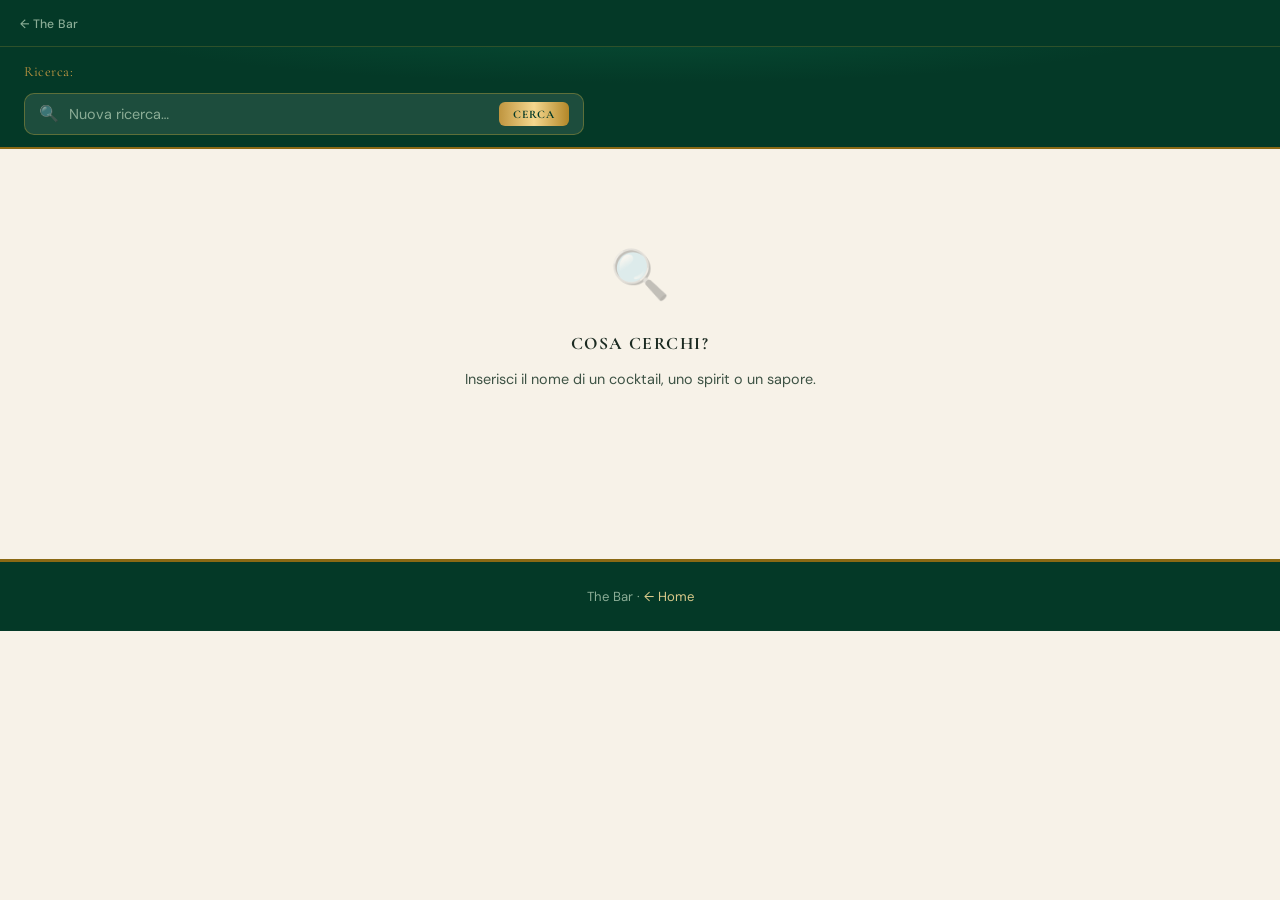
<file: search-results.html>
<!DOCTYPE html>
<html lang="it">
<head>
    <meta charset="UTF-8">
    <meta name="viewport" content="width=device-width, initial-scale=1.0">
    <link rel="icon" href="thebar.ico" type="image/x-icon">
    <meta name="theme-color" content="#043927" />
    <link rel="manifest" href="manifest.json">
    <meta name="apple-mobile-web-app-capable" content="yes">
    <meta name="apple-mobile-web-app-status-bar-style" content="black-translucent">
    <meta name="apple-mobile-web-app-title" content="The Bar">
    <title>Risultati ricerca — The Bar</title>
    <link rel="stylesheet" href="core.css">
    <link rel="stylesheet" href="components.css">
    <link rel="stylesheet" href="search-results.css">
    <script src="config.js"></script>
</head>
<body>
    <!-- Nav -->
    <nav class="hub-nav">
        <a href="index.html" class="back-link">← The Bar</a>
    </nav>
<header class="page-header page-header--sticky">
    <div class="page-header__title" id="results-title">
        Ricerca: <em id="query-display" style="color:var(--gold-bright);font-style:normal"></em>
    </div>
    <p class="page-header__subtitle" id="results-meta">Ricerca in corso…</p>
    <div class="results-search-bar">
        <div class="results-search-box">
            <span style="opacity:0.5;font-size:1rem">🔍</span>
            <input type="text" id="search-input" placeholder="Nuova ricerca…" autocomplete="off" spellcheck="false">
            <button class="results-search-btn" id="search-btn">Cerca</button>
        </div>
    </div>
</header>

<main class="results-main" id="results-main">
    <div class="results-loading">Caricamento cocktail…</div>
</main>

<script>
(function () {

    /* ── Normalizzazione ── */
    function norm(s) {
        return (s || '').toLowerCase()
            .normalize('NFD').replace(/[\u0300-\u036f]/g, '')
            .replace(/[^a-z0-9\s]/g, ' ');
    }

    /* ── Query dall'URL ── */
    const params   = new URLSearchParams(location.search);
    const rawQuery = params.get('q') || '';
    document.getElementById('query-display').textContent = rawQuery;
    document.getElementById('search-input').value = rawQuery;
    document.title = rawQuery ? `"${rawQuery}" — The Bar` : 'Ricerca — The Bar';

    /* ── Config sezioni: letta da TheBarConfig + entry extra ── */
    const SECTION_CONFIG = Object.fromEntries(
        Object.entries(TheBarConfig.CATEGORY_PAGES).map(([k, v]) => [k, { label: v.label, emoji: v.emoji }])
    );
    SECTION_CONFIG.difford = { label: "Difford's Guide", emoji: '📖' };
    SECTION_CONFIG.none    = { label: 'Other',           emoji: '🍸' };

    /* ── Costruzione indice ── */
    function buildIndex(cocktails) {
        return cocktails.map(c => {
            const mainCat = c.ibaCategory || c.nomadCategory || (c.difford ? 'difford' : 'none');
            const sec     = SECTION_CONFIG[mainCat] || SECTION_CONFIG.none;
            const keywords = [
                c.name, c.tagline || '', c.description || '',
                ...(c.baseSpirits || []), ...(c.ingredients || []), ...(c.taste || []),
                c.strength || '', c.style || '', c.serve || '', c.glass || '', c.garnish || '',
                ...((c.recipeIBA?.ingredients    || []).map(i => i.item)),
                ...((c.recipeDifford?.ingredients || []).map(i => i.item)),
                ...((c.recipe?.ingredients        || []).map(i => i.item)),
            ].join(' ');
            return {
                id: c.id, title: c.name, emoji: c.emoji,
                tagline: c.tagline || '', description: c.description || '',
                keywords, iba: c.iba, difford: c.difford, mainCat,
                sectionLabel: sec.label, sectionEmoji: sec.emoji,
                url: `cocktail-recipe.html?id=${c.id}&from=search`
            };
        });
    }

    /* ── Score ── */
    function scoreRecipe(recipe, tokens) {
        const titleN = norm(recipe.title);
        const kwN    = norm(recipe.keywords);
        let score = 0;
        for (const tok of tokens) {
            if      (titleN.includes(tok)) score += 10;
            else if (kwN.includes(tok))    score += 2;
            else return -1;
        }
        return score;
    }

    /* ── Render card ── */
    function renderCard(recipe) {
        return `
        <a class="card card--list" href="${recipe.url}">
            <div class="card__body">
                <div class="card__title">${recipe.title}</div>
                <div class="card__meta">
                    <span class="card__tag card__tag--section">${recipe.sectionEmoji} ${recipe.sectionLabel}</span>
                    ${recipe.iba    ? '<span class="card__tag card__tag--iba">IBA</span>' : ''}
                    ${recipe.difford ? '<span class="card__tag card__tag--difford">Difford\'s</span>' : ''}
                </div>
                <p class="card__desc">${recipe.tagline || recipe.description}</p>
            </div>
            <span class="card__arrow">→</span>
        </a>`;
    }

    /* ── Render gruppo ── */
    function renderGroup(label, emoji, list) {
        return `
        <div class="results-section">
            <div class="results-section-header">
                <div class="results-section-label">${emoji} ${label}</div>
                <span class="results-section-count">${list.length} cocktail</span>
            </div>
            ${list.map(r => renderCard(r.recipe)).join('')}
        </div>`;
    }

    /* ── Ricerca ── */
    function runSearch(index, query) {
        const main = document.getElementById('results-main');
        const meta = document.getElementById('results-meta');

        if (!query.trim()) {
            main.innerHTML = `<div class="results-empty"><div class="empty-icon">🔍</div><h2>Cosa cerchi?</h2><p>Inserisci il nome di un cocktail, uno spirit o un sapore.</p></div>`;
            meta.textContent = '';
            return;
        }

        const tokens = norm(query).split(/\s+/).filter(Boolean);
        const scored = index
            .map(r => ({ recipe: r, score: scoreRecipe(r, tokens) }))
            .filter(x => x.score > 0)
            .sort((a, b) => b.score - a.score);

        if (!scored.length) {
            main.innerHTML = `<div class="results-empty"><div class="empty-icon">🤷</div><h2>Nessun cocktail trovato</h2><p>Nessun risultato per "<strong>${query}</strong>".<br>Prova con uno spirit, un gusto o un nome diverso.</p></div>`;
            meta.textContent = '0 risultati';
            return;
        }

        meta.textContent = `${scored.length} cocktail trovati`;

        const groups = {};
        scored.forEach(item => {
            const key = item.recipe.mainCat;
            if (!groups[key]) groups[key] = [];
            groups[key].push(item);
        });

        // Ordine sezioni — derivato da CATEGORY_PAGES + extra
        const ORDER = [...Object.keys(TheBarConfig.CATEGORY_PAGES), 'difford', 'none'];
        main.innerHTML = ORDER
            .filter(k => groups[k])
            .map(k => {
                const sec = SECTION_CONFIG[k] || SECTION_CONFIG.none;
                return renderGroup(sec.label, sec.emoji, groups[k]);
            })
            .join('');
    }

    /* ── Search input ── */
    const searchInput = document.getElementById('search-input');
    const searchBtn   = document.getElementById('search-btn');
    let index = [];

    function doSearch() {
        const q = searchInput.value.trim();
        if (q) {
            history.replaceState(null, '', '?q=' + encodeURIComponent(q));
            document.getElementById('query-display').textContent = q;
            document.title = `"${q}" — The Bar`;
            runSearch(index, q);
        }
    }

    searchBtn.addEventListener('click', doSearch);
    searchInput.addEventListener('keydown', e => { if (e.key === 'Enter') doSearch(); });

    /* ── Caricamento asincrono ── */
    TheBarConfig.showLoader('results-main', 'Caricamento risultati…');
    TheBarConfig.loadCocktails().then(cocktails => {
        index = buildIndex(cocktails);
        runSearch(index, rawQuery);
    }).catch(() => TheBarConfig.showError('results-main'));

})();
</script>

<footer>
    <p>The Bar · <a href="index.html">← Home</a></p>
</footer>

<script>
  if ("serviceWorker" in navigator) {
    window.addEventListener("load", () => {
      navigator.serviceWorker.register("sw.js")
        .then(reg => console.log("[PWA] SW registrato:", reg.scope))
        .catch(err => console.warn("[PWA] SW non registrato:", err));
    });
  }
</script>

</body>
</html>
</file>
<file: core.css>
/* ══════════════════════════════════════════════════════════════════════════
   core.css  –  Variabili globali, reset, tipografia — The Bar
   Tema: sfondo avorio chiaro · header/footer verde smeraldo · accenti oro
══════════════════════════════════════════════════════════════════════════ */

@import url('https://fonts.googleapis.com/css2?family=Cormorant+Garamond:ital,wght@0,400;0,600;0,700;1,400;1,600&family=DM+Sans:wght@300;400;500;600&family=Cinzel:wght@400;600;700&family=DM+Mono:wght@400;500&display=swap');

:root {
    /* ── Sfondi chiari (body, card) ──────────── */
    --bg:           #F7F2E8;   /* avorio caldo — body */
    --bg2:          #EDE7D9;   /* avorio scuro — elementi rientrati */
    --surface:      #FDFAF4;   /* bianco avorio — card */
    --surface2:     #F0EAD8;   /* avorio medio — hover card, sub-card */
    --surface3:     #E8E0CA;   /* avorio scuro — bordi, chip */

    /* ── Verdi (header, footer, accenti) ─────── */
    --green-deep:   #043927;   /* smeraldo scuro — header, footer */
    --green-mid:    #0B5C3A;   /* smeraldo medio — hover su elementi verdi */
    --green-light:  #0B6646;   /* smeraldo chiaro — accenti */
    --green-pale:   rgba(4,57,39,0.07);
    --green-subtle: rgba(4,57,39,0.04);

    /* ── Oro (CTA, titoli, accenti) ──────────── */
    --gold:         #B8952A;   /* oro decorativo — CTA, bordi, accenti (non testo body) */
    --gold-readable:#7A5E0A;   /* oro accessibile — testo su sfondo chiaro WCAG AA 5.5:1 */
    --gold-bright:  #D4AF37;   /* oro brillante — su sfondi scuri */
    --gold2:        #C9A84C;   /* oro medio */
    --gold3:        #8B6914;   /* oro scuro — bordi forti */
    --gold-pale:    rgba(184,149,42,0.12);
    --gold-subtle:  rgba(184,149,42,0.05);
    --gold-gradient:   linear-gradient(45deg,  #BF953F, #FCF6BA, #B38728, #FBF5B7, #AA771C);
    --gold-gradient-h: linear-gradient(90deg,  #BF953F, #F5D78E, #B38728);

    /* ── Testo su sfondo chiaro ───────────────── */
    --text:         #1C2B22;   /* verde quasi nero — primario */
    --text2:        #3D5244;   /* verde scuro — secondario */
    --muted:        #4E6358;   /* verde grigio — placeholder, muted — WCAG AA 5.8:1 su avorio */

    /* ── Testo su sfondo verde ────────────────── */
    --text-inv:     #F5E6BE;   /* avorio — su verde */
    --text-inv2:    #D9C98A;   /* avorio scuro — secondario su verde */
    --muted-inv:    #8BAD96;   /* verde chiaro — muted su verde */

    /* ── Bordi ───────────────────────────────── */
    --border:       rgba(4,57,39,0.12);
    --border-soft:  rgba(4,57,39,0.06);
    --border-gold:  rgba(184,149,42,0.35);
    --border-hover: rgba(184,149,42,0.60);

    /* ── Alias retrocompatibilità ────────────── */
    --accent:       var(--gold);
    --accent2:      var(--gold2);
    --accent-pale:  var(--gold-pale);
    --silver:       var(--text);
    --silver2:      var(--text2);
    --silver3:      var(--muted);
    --paper:        var(--surface);
    --paper2:       var(--surface2);

    /* ── Ombre ───────────────────────────────── */
    --shadow:       0 4px 24px rgba(4,57,39,0.10);
    --shadow-lg:    0 16px 56px rgba(4,57,39,0.14);
    --shadow-sm:    0 2px 12px rgba(4,57,39,0.07);
    --shadow-gold:  0 0 20px rgba(184,149,42,0.15);

    /* ── Geometrie ───────────────────────────── */
    --radius:       10px;
    --radius-lg:    16px;

    /* ── Font ────────────────────────────────── */
    --font-display:     'Cormorant Garamond', Georgia, serif;
    --font-display-alt: 'Cormorant Garamond', Georgia, serif;
    --font-body:        'DM Sans', sans-serif;
    --font-sans:        'DM Sans', sans-serif;
    --font-serif:       'Cormorant Garamond', Georgia, serif;
    --font-mono:        'DM Mono', monospace;
}

/* ── Reset ── */
*, *::before, *::after { box-sizing: border-box; margin: 0; padding: 0; }
html { scroll-behavior: smooth; }

body {
    font-family: var(--font-body);
    background-color: var(--bg);
    color: var(--text);
    min-height: 100vh;
    line-height: 1.6;
}

/* ── Contenitori ── */
.container { max-width: 1100px; margin: 0 auto; width: 100%; padding: 0 20px; }

/* ── Tipografia ── */
h1 {
    font-family: var(--font-display);
    font-size: clamp(2rem, 6vw, 3.2rem);
    font-weight: 700;
    letter-spacing: 0.05em;
    line-height: 1.1;
    text-transform: uppercase;
}
h2 {
    font-family: var(--font-display-alt);
    font-size: 2rem; font-weight: 700;
    color: var(--text);
    display: flex; align-items: center; gap: 10px;
    padding-bottom: 14px; margin-bottom: 22px;
    border-bottom: 1px solid var(--border);
}
h3 {
    font-family: var(--font-display-alt);
    font-size: 2rem; font-weight: 700;
    color: var(--text);
    display: flex; align-items: center; gap: 8px;
    margin-bottom: 14px;
}
.divider {
    width: 60px; height: 2px;
    background: var(--gold-gradient-h);
    border-radius: 2px;
    margin: 14px auto 0;
}

/* ── Hub nav (back link pill — su sfondo chiaro) ── */
.hub-nav {
    background: var(--green-deep);
    padding: 10px 20px;
    border-bottom: 1px solid rgba(212,175,55,0.20);
}
.hub-nav a {
    font-size: 0.76rem;
    font-weight: 500;
    color: var(--muted-inv);
    text-decoration: none;
    letter-spacing: 0.03em;
    transition: color 0.18s;
}
.hub-nav a:hover { color: var(--gold-bright); }

/* ── Back link (generico) ── */
.back-link {
    color: var(--muted-inv);
    text-decoration: none;
    font-size: 0.85rem;
    transition: color 0.15s;
}
.back-link:hover { color: var(--gold-bright); }

/* ── Footer globale (verde, a tutta larghezza) ── */
footer {
    background: var(--green-deep);
    color: var(--muted-inv);
    text-align: center;
    padding: 24px 20px;
    font-size: 0.82rem;
    font-family: var(--font-sans);
    border-top: 3px solid var(--gold3);
    margin-top: 48px;
}
footer strong { color: var(--gold-bright); }
footer a { color: var(--text-inv2); text-decoration: none; transition: color 0.15s; }
footer a:hover { color: var(--gold-bright); }

/* ── Responsive ── */
@media (max-width: 768px) { .container { padding: 0 14px; } h2 { font-size: 1.05rem; } }

/* ── Loader state (usato da TheBarConfig.showLoader) ── */
.loader-state {
    display: flex;
    flex-direction: column;
    align-items: center;
    gap: 16px;
    padding: 64px 20px;
    color: var(--text2);
}
.loader-spinner {
    width: 36px;
    height: 36px;
    border: 3px solid var(--surface2);
    border-top-color: var(--emerald);
    border-radius: 50%;
    animation: spin 0.7s linear infinite;
}
@keyframes spin { to { transform: rotate(360deg); } }
.loader-text {
    font-family: var(--font-sans);
    font-size: 0.9rem;
    letter-spacing: 0.02em;
}
</file>
<file: components.css>
/* ══════════════════════════════════════════════════════════════════════════
   components.css  –  Componenti UI — The Bar (tema chiaro)
══════════════════════════════════════════════════════════════════════════ */

/* ══════════════════════════
   GRIGLIA CARD
══════════════════════════ */
.cards-grid {
    display: grid;
    grid-template-columns: repeat(auto-fill, minmax(280px, 1fr));
    gap: 20px;
    margin-bottom: 12px;
}

/* ══════════════════════════
   CALC-CARD  (card sezione homepage)
══════════════════════════ */
.calc-card {
    display: flex;
    flex-direction: column;
    background: var(--surface);
    border: 1px solid var(--border);
    border-radius: var(--radius-lg);
    padding: 24px;
    text-decoration: none;
    color: var(--text);
    transition: transform 0.2s, box-shadow 0.2s, border-color 0.2s;
    box-shadow: var(--shadow-sm);
    position: relative;
    overflow: hidden;
}
.calc-card::before {
    content: '';
    position: absolute;
    top: 0; left: 0; right: 0; height: 3px;
    background: var(--gold-gradient-h);
    opacity: 0;
    transition: opacity 0.25s;
}
.calc-card:hover {
    transform: translateY(-3px);
    box-shadow: var(--shadow), var(--shadow-gold);
    border-color: var(--border-gold);
}
.calc-card:hover::before { opacity: 1; }

.calc-card--all {
    border-color: var(--border-gold);
    background: linear-gradient(135deg, rgba(184,149,42,0.06) 0%, var(--surface) 60%);
}
.calc-card--all:hover { border-color: var(--gold); }

.card-icon {
    font-size: 2rem; line-height: 1;
    margin-bottom: 14px; display: block;
}
.card-body { flex: 1; }
.card-body h2 {
    font-family: var(--font-display-alt);
    font-size: 1.15rem; font-weight: 700;
    color: var(--text); border: none; padding: 0;
    margin-bottom: 8px; display: block; letter-spacing: 0.01em;
}
.card-desc {
    font-size: 0.85rem; color: var(--muted);
    line-height: 1.55; margin-bottom: 12px; font-weight: 300;
}
.card-count {
    font-family: var(--font-mono); font-size: 0.72rem;
    color: var(--muted); letter-spacing: 0.08em; margin-top: 8px;
}
.card-cta {
    margin-top: 18px; font-size: 0.8rem; font-weight: 600;
    color: var(--gold); letter-spacing: 0.06em;
    text-transform: uppercase;
    display: flex; align-items: center; gap: 6px;
}
.card-cta .arrow { transition: transform 0.2s; }
.calc-card:hover .arrow { transform: translateX(3px); }

/* ══════════════════════════
   SECTION LABEL
══════════════════════════ */
.section-label {
    display: flex; align-items: center; gap: 14px;
    margin: 40px 0 20px;
    font-family: var(--font-display);
    font-size: 0.72rem; font-weight: 600;
    letter-spacing: 0.18em; text-transform: uppercase;
    color: var(--muted);
}
.section-label-line { flex: 1; height: 1px; background: var(--border); }
.section-label span { white-space: nowrap; color: var(--green-deep); }

/* ══════════════════════════
   FEATURE CARD (homepage)
══════════════════════════ */
.feature-card {
    display: flex; align-items: center; gap: 20px;
    background: var(--green-deep);
    border: none;
    border-radius: var(--radius-lg);
    padding: 24px 28px;
    text-decoration: none;
    margin-bottom: 12px;
    position: relative; overflow: hidden;
    transition: transform 0.15s, box-shadow 0.2s;
    box-shadow: var(--shadow);
}
.feature-card::before {
    content: '';
    position: absolute; top: 0; left: 0; right: 0; height: 3px;
    background: var(--gold-gradient-h);
}
.feature-card:hover {
    transform: translateY(-2px);
    box-shadow: var(--shadow-lg), var(--shadow-gold);
}

.feature-icon {
    font-size: 2.8rem; flex-shrink: 0;
    filter: drop-shadow(0 2px 8px rgba(212,175,55,0.4));
}
.feature-body { flex: 1; min-width: 200px; }
.feature-body h2 {
    font-family: var(--font-display-alt);
    font-size: 1.3rem; font-weight: 700;
    color: var(--text-inv);
    border: none; padding: 0; margin-bottom: 6px; display: block;
}
.feature-body p { font-size: 0.85rem; color: var(--muted-inv); font-weight: 300; line-height: 1.5; }
.feature-cta {
    color: var(--gold-bright);
    font-family: var(--font-display);
    font-size: 0.8rem; letter-spacing: 0.08em;
    text-transform: uppercase; white-space: nowrap;
    flex-shrink: 0; display: flex; align-items: center; gap: 4px;
}

/* ══════════════════════════
   BADGE  (etichette inline)
══════════════════════════ */
.badge {
    display: inline-block;
    font-size: 0.68rem; font-weight: 600;
    letter-spacing: 0.06em; text-transform: uppercase;
    padding: 2px 8px; border-radius: 20px;
    background: var(--surface2); color: var(--text2);
    border: 1px solid var(--border);
}
/* Fonte */
.badge--iba     { background: rgba(184,149,42,0.12); color: var(--gold-readable);  border-color: var(--border-gold); }
.badge--difford { background: rgba(60,100,200,0.08);  color: #2B4F9E;               border-color: rgba(60,100,200,0.2); }
/* Gusto */
.badge--taste   { background: rgba(4,57,39,0.06);   color: var(--text2); border-color: var(--border); text-transform: capitalize; }
.badge--sweet   { background: rgba(200,120,40,0.10); color: #8B5A1A;     border-color: rgba(200,120,40,0.22); }
.badge--sour    { background: rgba(140,180,40,0.10); color: #5A7810;     border-color: rgba(140,180,40,0.22); }
.badge--dry     { background: rgba(100,120,140,0.10);color: #445566;     border-color: rgba(100,120,140,0.22); }
.badge--fruity  { background: rgba(200,60,80,0.08);  color: #8B2030;     border-color: rgba(200,60,80,0.20); }
/* Intensità */
.badge--strength{ background: rgba(180,80,40,0.10);  color: #7A3018;     border-color: rgba(180,80,40,0.22); }
.badge--light   { background: rgba(40,160,100,0.10); color: #1A6A40;     border-color: rgba(40,160,100,0.22); }
.badge--strong  { background: rgba(160,40,40,0.10);  color: #6A1818;     border-color: rgba(160,40,40,0.22); }
/* Stile */
.badge--style   { background: rgba(60,100,180,0.08); color: #2A4A90;     border-color: rgba(60,100,180,0.20); }
/* Doppia versione */
.badge--double  { background: rgba(20,140,80,0.10);  color: #0A6030;     border-color: rgba(20,140,80,0.25); }
/* Categoria */
.badge--category{ background: var(--gold-subtle); color: var(--text2);   border-color: var(--border-gold); }

/* ══════════════════════════
   SPIRIT TAG
══════════════════════════ */
.spirit-tag {
    display: inline-block;
    background: var(--green-subtle);
    border: 1px solid var(--border);
    border-radius: 20px; padding: 2px 10px;
    font-size: 0.72rem; color: var(--text2);
    font-family: var(--font-sans); text-transform: lowercase;
}
.spirit-tag--match {
    background: var(--gold-pale);
    border-color: var(--border-gold);
    color: var(--gold-readable);
}

/* ══════════════════════════
   RECIPE CARD  (accordion)
══════════════════════════ */
article.recipe-card {
    background: var(--surface);
    border: 1px solid var(--border);
    border-radius: var(--radius-lg);
    margin-bottom: 10px;
    overflow: hidden;
    box-shadow: var(--shadow-sm);
    transition: box-shadow 0.2s, border-color 0.2s;
}
article.recipe-card:hover      { border-color: var(--border-gold); }
article.recipe-card--highlight {
    border-color: var(--border-hover);
    box-shadow: 0 0 0 2px var(--gold-pale);
}

.recipe-toggle {
    /* Reset stili nativi del <button> */
    appearance: none;
    -webkit-appearance: none;
    background: none;
    border: none;
    width: 100%;
    text-align: left;
    font: inherit;
    /* Layout */
    display: flex; align-items: center; justify-content: space-between;
    padding: 16px 20px; cursor: pointer; gap: 12px;
    transition: background 0.15s;
}
.recipe-toggle:hover { background: var(--surface2); }
.recipe-toggle:focus-visible { outline: 2px solid var(--gold); outline-offset: -2px; }

.recipe-toggle-left  { display: flex; align-items: center; gap: 14px; flex: 1; min-width: 0; }
.recipe-toggle-right { display: flex; align-items: center; gap: 10px; flex-shrink: 0; }

/* .recipe-emoji rimosso — le emoji cocktail non sono più mostrate nelle card */

.recipe-toggle-info { min-width: 0; }
.recipe-toggle-info h3 {
    font-family: var(--font-display);
    font-size: 1.1rem; letter-spacing: 0.02em;
    color: var(--text); margin: 0 0 3px; display: block;
    white-space: nowrap; overflow: hidden; text-overflow: ellipsis;
}
.recipe-tagline {
    font-family: var(--font-serif); font-size: 1rem;
    color: var(--muted); font-style: italic; margin: 0;
    white-space: nowrap; overflow: hidden; text-overflow: ellipsis;
}

.recipe-badges { display: flex; gap: 4px; flex-wrap: wrap; justify-content: flex-end; }

.toggle-icon { color: var(--muted); font-size: 0.7rem; transition: color 0.2s; flex-shrink: 0; }
article.recipe-card.open .toggle-icon { color: var(--gold); }

.recipe-body {
    display: none;
    padding: 0 20px 20px;
    border-top: 1px solid var(--border-soft);
}
article.recipe-card.open .recipe-body { display: block; }

/* ── Contenuto espanso ── */
.quick-specs {
    display: flex; flex-wrap: wrap; gap: 8px;
    padding: 14px 0 12px; margin-bottom: 14px;
    border-bottom: 1px solid var(--border-soft);
}
.qs-item {
    font-size: 0.77rem; color: var(--text2);
    background: var(--surface2); border: 1px solid var(--border);
    border-radius: 6px; padding: 3px 10px;
}

.body-ingredients { margin-bottom: 18px; }
.ing-version-label {
    font-size: 0.68rem; text-transform: uppercase; letter-spacing: 0.1em;
    color: var(--gold-readable); margin-bottom: 10px; font-family: var(--font-display);
    display: block;
}
.ing-row {
    display: flex; align-items: baseline; gap: 12px;
    padding: 5px 0; border-bottom: 1px solid var(--border-soft);
}
.ing-amount {
    font-family: var(--font-mono); font-size: 0.8rem;
    color: var(--gold3); min-width: 52px; text-align: right; flex-shrink: 0;
}
.ing-item { font-family: var(--font-sans); font-size: 0.9rem; color: var(--text); }

.body-method { margin-bottom: 14px; }
.method-mini-label {
    font-size: 0.68rem; text-transform: uppercase; letter-spacing: 0.1em;
    color: var(--muted); display: block; margin-bottom: 6px;
}
.body-method p { margin: 0; font-size: 0.88rem; color: var(--text); line-height: 1.7; }
.method-notes {
    margin-top: 8px !important;
    font-style: italic; color: var(--muted) !important; font-size: 0.83rem !important;
}

.double-version-hint, .recipe-full-link { margin: 14px 0 6px; }

.recipe-desc {
    margin: 10px 0 0;
    font-family: var(--font-serif); font-size: 0.9rem;
    color: var(--muted); font-style: italic; line-height: 1.7;
}

/* ══════════════════════════
   BOTTONI
══════════════════════════ */
.btn {
    display: inline-flex; align-items: center; gap: 7px;
    padding: 9px 20px; border: none; border-radius: 50px;
    font-family: var(--font-body); font-size: 0.85rem;
    font-weight: 600; cursor: pointer;
    transition: all 0.2s; text-decoration: none; letter-spacing: 0.04em;
}
.btn--primary {
    background: var(--gold-gradient-h);
    color: var(--green-deep); font-weight: 700;
}
.btn--primary:hover { filter: brightness(1.08); transform: translateY(-1px); }

.btn--ghost {
    background: transparent; color: var(--gold);
    border: 1px solid var(--border-gold);
}
.btn--ghost:hover { background: var(--gold-pale); border-color: var(--gold); }

/* ══════════════════════════
   EMPTY STATE
══════════════════════════ */
.empty-section {
    color: var(--muted); font-style: italic;
    text-align: center; padding: 40px;
    font-family: var(--font-serif);
}

/* ══════════════════════════
   RESPONSIVE
══════════════════════════ */
@media (max-width: 600px) {
    .cards-grid { grid-template-columns: 1fr; }
    .recipe-toggle { padding: 12px 14px; }
    .recipe-body { padding: 0 14px 16px; }
    .recipe-badges { display: none; }
    .recipe-toggle-info h3 { font-size: 1.1rem; }  /* o la dimensione che preferisci */
    .recipe-tagline { display: none; }
}
@media (max-width: 500px) {
    .feature-card { flex-direction: column; text-align: center; gap: 12px; padding: 18px; }
    .feature-cta { display: none; }
}

/* ══════════════════════════════════════════════════════════════════════════
   PAGE HEADER  —  componente base per tutti gli header verdi del sito
   Usato da: category.html, cocktail-finder.html, cocktail-recipe.html
   
   Struttura HTML attesa:
     <header class="page-header [page-header--MODIFIER]">
       <span class="page-header__icon">emoji</span>
       <h1 class="page-header__title">Titolo</h1>
       <p class="page-header__subtitle">Sottotitolo</p>
       <div class="page-header__meta">info extra</div>   ← opzionale
     </header>
══════════════════════════════════════════════════════════════════════════ */

.page-header {
    background: var(--green-deep);
    text-align: center;
    padding: 36px 20px 32px;
    position: relative;
    overflow: hidden;
    border-bottom: 3px solid transparent;
    border-image: var(--gold-gradient-h) 1;
}

/* Alone luminoso radiale — presente su tutte le varianti */
.page-header::before {
    content: '';
    position: absolute; inset: 0;
    background: radial-gradient(ellipse 60% 80% at 50% -20%, rgba(11,102,70,0.4) 0%, transparent 70%);
    pointer-events: none;
}

.page-header__icon {
    font-size: 2.8rem;
    display: block;
    margin-bottom: 12px;
    filter: drop-shadow(0 2px 12px rgba(212,175,55,0.40));
    position: relative;
}

.page-header__title {
    font-family: var(--font-display);
    font-size: clamp(1.6rem, 4vw, 2.6rem);
    letter-spacing: 0.04em;
    margin: 0 0 10px;
    position: relative;
    background: var(--gold-gradient-h);
    -webkit-background-clip: text;
    -webkit-text-fill-color: transparent;
    background-clip: text;
}

.page-header__subtitle {
    font-family: var(--font-serif);
    font-size: 1rem;
    color: var(--muted-inv);
    font-style: italic;
    margin: 0 0 10px;
    position: relative;
}

.page-header__meta {
    font-family: var(--font-mono);
    font-size: 0.72rem;
    color: var(--muted-inv);
    letter-spacing: 0.1em;
    text-transform: uppercase;
    opacity: 0.7;
    position: relative;
}

/* ── Modificatori ──────────────────────────────────────────────────── */

/* Hero (cocktail-recipe.html): padding più generoso, icona più grande */
.page-header--hero {
    padding: 56px 24px 44px;
}
.page-header--hero .page-header__icon {
    font-size: 4rem;
    margin-bottom: 16px;
    filter: drop-shadow(0 0 24px rgba(212,175,55,0.45));
}
.page-header--hero .page-header__title {
    font-size: clamp(1.8rem, 5vw, 3.2rem);
    margin-bottom: 12px;
}
.page-header--hero .page-header__subtitle {
    font-size: 1.1rem;
    margin-bottom: 20px;
}

/* Sticky (search-results.html): compatto, appiccicato in cima */
.page-header--sticky {
    position: sticky; top: 0; z-index: 50;
    padding: 14px 24px 12px;
    text-align: left;
    border-bottom: 2px solid var(--gold3);
    border-image: none;
}
.page-header--sticky .page-header__title {
    font-size: 0.88rem;
    margin-bottom: 2px;
}
.page-header--sticky .page-header__subtitle {
    font-size: 0.75rem;
    margin-bottom: 10px;
    font-style: normal;
}

/* ══════════════════════════════════════════════════════════════════════════
   CARD  —  componente base per tutte le card cocktail
   
   Varianti:
     .card--recipe   accordion nelle pagine categoria / all cocktails
     .card--list     riga orizzontale nella pagina search-results
     .card--grid     tile nella griglia del finder
══════════════════════════════════════════════════════════════════════════ */

.card {
    background: var(--surface);
    border: 1px solid var(--border);
    border-radius: var(--radius-lg);
    box-shadow: var(--shadow-sm);
    transition: border-color 0.18s, transform 0.15s, box-shadow 0.18s;
    text-decoration: none;
    color: var(--text);
}
.card:hover {
    border-color: var(--border-gold);
    box-shadow: var(--shadow), var(--shadow-gold);
}

/* ── .card--recipe: accordion espandibile (category, all-cocktails) ── */
/* Nota: article.recipe-card rimane invariato per retrocompatibilità;
   .card--recipe è il nome canonico per i nuovi contesti             */
.card--recipe {
    display: block;
    margin-bottom: 10px;
    overflow: hidden;
}
.card--recipe:hover { transform: none; } /* l'hover è gestito dal toggle interno */

/* ── .card--list: riga orizzontale (search-results) ── */
.card--list {
    display: flex;
    align-items: center;
    gap: 16px;
    padding: 14px 16px;
    margin-bottom: 8px;
}
.card--list:hover { transform: translateX(3px); }

.card--list .card__emoji  { font-size: 1.8rem; flex-shrink: 0; line-height: 1; }
.card--list .card__body   { flex: 1; min-width: 0; }
.card--list .card__title  {
    font-family: var(--font-display-alt); font-size: 1.2rem;
    letter-spacing: 0.2em;
    color: var(--text); margin-bottom: 4px;
}
.card--list .card__meta   { display: flex; flex-wrap: wrap; gap: 4px; margin-bottom: 5px; }
.card--list .card__desc   {
    margin: 0; font-size: 1rem; color: var(--muted);
    font-style: italic; white-space: nowrap; overflow: hidden;
    text-overflow: ellipsis; font-family: var(--font-serif);
}
.card--list .card__arrow  {
    color: var(--muted); font-size: 1rem; flex-shrink: 0;
    transition: color 0.15s, transform 0.15s;
}
.card--list:hover .card__arrow { color: var(--gold); transform: translateX(3px); }

/* ── .card--grid: tile nella griglia (finder) ── */
.card--grid {
    display: flex;
    flex-direction: column;
    gap: 10px;
    padding: 18px;
}
.card--grid:hover { transform: translateY(-2px); }

.card--grid .card__top    { display: flex; align-items: flex-start; gap: 12px; }
.card--grid .card__emoji  { font-size: 2rem; line-height: 1; flex-shrink: 0; }
.card--grid .card__info   { flex: 1; min-width: 0; }
.card--grid .card__title  {
    font-family: var(--font-display-alt); font-size: 0.9rem;
    letter-spacing: 0.02em;
    color: var(--text); margin-bottom: 3px;
}
.card--grid .card__desc   {
    font-family: var(--font-serif); font-size: 0.82rem;
    color: var(--muted); font-style: italic; line-height: 1.4;
}
.card--grid .card__tags   { display: flex; flex-wrap: wrap; gap: 4px; }
.card--grid .card__spirits { display: flex; flex-wrap: wrap; gap: 4px; margin-top: 2px; }

/* ── Tag inline nelle card--list (ex .result-tag) ── */
.card__tag          { font-size: 0.68rem; padding: 2px 8px; border-radius: 20px; background: var(--surface2); border: 1px solid var(--border); color: var(--text2); }
.card__tag--section { background: transparent; color: var(--muted); border-color: transparent; }
.card__tag--iba     { background: var(--gold-pale); border-color: var(--border-gold); color: var(--gold-readable); }
.card__tag--difford { background: rgba(60,100,200,0.08); border-color: rgba(60,100,200,0.2); color: #2B4F9E; }

/* ══════════════════════════════════════════════════════════════════════════
   SEARCH FILTER BANNER  —  attivato da body.is-filtering
   Sostituisce il CSS iniettato dinamicamente da search-filter.js.
══════════════════════════════════════════════════════════════════════════ */

#search-filter-banner {
    position: sticky;
    top: 0;
    z-index: 100;
    background: rgba(4,57,39,0.97);
    border-bottom: 1px solid rgba(212,175,55,0.20);
    padding: 10px 20px;
    backdrop-filter: blur(10px);
    -webkit-backdrop-filter: blur(10px);
}
.sfb-inner {
    max-width: 900px;
    margin: 0 auto;
    display: flex;
    align-items: center;
    gap: 10px;
    flex-wrap: wrap;
}
.sfb-icon { font-size: 0.9rem; }
.sfb-text {
    flex: 1;
    font-size: 0.82rem;
    color: var(--muted-inv);
    min-width: 0;
    font-family: var(--font-sans);
}
.sfb-text strong { color: var(--gold-bright); }
.sfb-link {
    font-size: 0.78rem;
    color: var(--gold-bright);
    text-decoration: none;
    white-space: nowrap;
    font-weight: 500;
    font-family: var(--font-sans);
    transition: opacity 0.15s;
}
.sfb-link:hover { opacity: 0.75; text-decoration: underline; }
.sfb-clear {
    background: none;
    border: 1px solid rgba(212,175,55,0.30);
    border-radius: 20px;
    padding: 3px 12px;
    font-size: 0.75rem;
    color: var(--muted-inv);
    cursor: pointer;
    font-family: var(--font-sans);
    white-space: nowrap;
    transition: background 0.15s, color 0.15s, border-color 0.15s;
}
.sfb-clear:hover {
    background: var(--gold-pale);
    border-color: var(--border-gold);
    color: var(--gold-bright);
}

/* Card non-matching — attivate da body.is-filtering */
body.is-filtering article.recipe-card.sf-nomatch {
    opacity: 0.2;
    filter: grayscale(0.5);
    pointer-events: none;
    transition: opacity 0.25s, filter 0.25s;
}
body.is-filtering article.recipe-card.sf-match {
    opacity: 1;
    border-color: var(--border-gold) !important;
    box-shadow: 0 0 0 2px var(--gold-pale);
    transition: opacity 0.25s;
}
</file>
<file: home-style.css>
/* ══════════════════════════════════════════════════════════════════════════
   home-style.css  –  Homepage — The Bar
══════════════════════════════════════════════════════════════════════════ */

/* ── Body homepage: solo padding bottom ── */
body {
    padding-bottom: 60px;
}

/* ════════════════════════════
   HEADER  (verde smeraldo, a tutta larghezza)
════════════════════════════ */
header {
    background: var(--green-deep);
    text-align: center;
    padding: 40px 20px 48px;
    margin-bottom: 48px;
    position: relative;
    overflow: hidden;
    border-bottom: 3px solid var(--gold3);
}
header::before {
    content: '';
    position: absolute;
    inset: 0;
    background:
        radial-gradient(ellipse 70% 60% at 50% -10%, rgba(11,102,70,0.5) 0%, transparent 70%),
        radial-gradient(ellipse 40% 40% at 90% 110%, rgba(11,70,40,0.3) 0%, transparent 60%);
    pointer-events: none;
}

.logo {
    font-size: 3rem;
    display: block;
    margin-bottom: 16px;
    filter: drop-shadow(0 2px 16px rgba(212,175,55,0.50));
    position: relative;
}

header h1 {
    font-size: clamp(2.2rem, 7vw, 4rem);
    letter-spacing: 0.06em;
    line-height: 1.05;
    position: relative;
    background: var(--gold-gradient-h);
    -webkit-background-clip: text;
    -webkit-text-fill-color: transparent;
    background-clip: text;
}

.subtitle {
    margin-top: 12px;
    font-size: 0.95rem;
    line-height: 1.7;
    color: var(--muted-inv);
    position: relative;
}

/* ── Barra di ricerca ── */
.search-wrapper {
    margin: 28px auto 0;
    max-width: 540px;
    position: relative;
}
.search-box {
    display: flex;
    align-items: center;
    gap: 10px;
    background: rgba(253,250,244,0.10);
    border: 1.5px solid rgba(212,175,55,0.40);
    border-radius: 50px;
    padding: 11px 16px 11px 20px;
    transition: border-color 0.2s, box-shadow 0.2s, background 0.2s;
    box-shadow: 0 2px 16px rgba(0,0,0,0.25);
}
.search-box:focus-within {
    border-color: var(--gold-bright);
    background: rgba(253,250,244,0.16);
    box-shadow: 0 0 0 3px rgba(212,175,55,0.18), 0 2px 16px rgba(0,0,0,0.25);
}

.search-icon { font-size: 1rem; flex-shrink: 0; opacity: 0.55; color: var(--gold-bright); }

.search-box input {
    flex: 1;
    border: none;
    outline: none;
    background: transparent;
    font-family: var(--font-body);
    font-size: 0.92rem;
    color: var(--text-inv);
    min-width: 0;
}
.search-box input::placeholder { color: var(--muted-inv); font-size: 0.75rem; }

.search-clear {
    display: none;
    align-items: center;
    justify-content: center;
    width: 22px; height: 22px;
    border: none;
    background: rgba(255,255,255,0.12);
    border-radius: 50%;
    color: var(--text-inv2);
    font-size: 0.7rem;
    cursor: pointer;
    flex-shrink: 0;
    transition: background 0.15s;
    line-height: 1;
}
.search-clear:hover { background: var(--gold-bright); color: var(--green-deep); }

.search-status {
    margin-top: 8px;
    font-size: 0.78rem;
    color: var(--muted-inv);
    text-align: center;
    min-height: 1.2em;
    position: relative;
}

/* ── Dropdown autocomplete ── */
.search-dropdown {
    position: absolute;
    top: calc(100% + 6px);
    left: 0; right: 0;
    background: var(--surface);
    border: 1.5px solid var(--border-gold);
    border-radius: var(--radius-lg);
    box-shadow: var(--shadow-lg), var(--shadow-gold);
    overflow: hidden;
    z-index: 200;
    max-height: 420px;
    overflow-y: auto;
}
.search-dropdown::-webkit-scrollbar { width: 4px; }
.search-dropdown::-webkit-scrollbar-thumb { background: var(--border); border-radius: 4px; }

.sd-item {
    display: flex;
    align-items: center;
    gap: 12px;
    padding: 10px 16px;
    cursor: pointer;
    text-decoration: none;
    border-bottom: 1px solid var(--border-soft);
    transition: background 0.12s;
    color: var(--text);
}
.sd-item:hover, .sd-item.active { background: var(--surface2); }
.sd-item:last-child { border-bottom: none; }

/* .sd-emoji rimosso — le emoji non vengono più mostrate nel dropdown */
.sd-body { flex: 1; min-width: 0; }
.sd-title {
    font-family: var(--font-display-alt);
    font-size: 0.9rem;
    color: var(--text);
    font-weight: 600;
    white-space: nowrap; overflow: hidden; text-overflow: ellipsis;
}
.sd-meta { font-size: 0.72rem; color: var(--muted); }

.sd-badge {
    font-size: 0.62rem; padding: 1px 7px; border-radius: 20px;
    font-weight: 600; letter-spacing: 0.05em; flex-shrink: 0;
}
.sd-badge--iba     { background: var(--gold-pale); color: var(--gold-readable); border: 1px solid var(--border-gold); }
.sd-badge--difford { background: rgba(60,100,200,0.10); color: #2B4F9E; border: 1px solid rgba(60,100,200,0.2); }

.sd-more {
    display: block; text-align: center; padding: 10px;
    font-size: 0.78rem; color: var(--gold);
    text-decoration: none;
    border-top: 1px solid var(--border);
    background: var(--gold-subtle);
    transition: background 0.15s;
}
.sd-more:hover { background: var(--gold-pale); }

/* ── Responsive ── */
@media (max-width: 480px) {
    header { padding: 28px 16px 36px; }
    header h1 { font-size: 2rem; letter-spacing: 0.07em; }
}
</file>
<file: category-style.css>
/* ══════════════════════════════════════════════════════════════════════════
   category-style.css  –  Pagine di categoria cocktail
   L'header usa il componente base .page-header (components.css).
   Qui restano solo gli stili specifici del layout post-header.
══════════════════════════════════════════════════════════════════════════ */

/* Filtro pill (cocktail-all.html) */
.all-filter-bar {
    display: flex;
    flex-wrap: wrap;
    gap: 8px;
    margin-bottom: 24px;
}
.filter-pill {
    background: var(--surface);
    border: 1px solid var(--border);
    border-radius: 20px;
    padding: 6px 14px;
    font-family: var(--font-display);
    font-size: 0.72rem;
    letter-spacing: 0.08em;
    text-transform: uppercase;
    color: var(--text2);
    cursor: pointer;
    transition: background 0.15s, border-color 0.15s, color 0.15s;
}
.filter-pill:hover  { background: var(--gold-pale); border-color: var(--border-gold); color: var(--text); }
.filter-pill.active { background: var(--green-deep); border-color: var(--green-deep); color: var(--gold-bright); }
</file>
<file: all-style.css>
/* ══════════════════════════════════════════════════════════════════════════
   all-style.css  –  Filter pills pagina All Cocktails
══════════════════════════════════════════════════════════════════════════ */
.all-filter-bar {
    display: flex; flex-wrap: wrap; gap: 6px;
    margin-bottom: 24px; padding-bottom: 18px;
    border-bottom: 1px solid var(--border);
}
.filter-pill {
    background: var(--surface);
    border: 1px solid var(--border);
    border-radius: 20px; padding: 6px 14px;
    font-family: var(--font-sans); font-size: 0.78rem;
    color: var(--text2); cursor: pointer;
    transition: background 0.15s, border-color 0.15s, color 0.15s;
    white-space: nowrap; box-shadow: var(--shadow-sm);
}
.filter-pill:hover { background: var(--gold-pale); border-color: var(--border-gold); color: var(--text); }
.filter-pill.active { background: rgba(184,149,42,0.14); border-color: var(--gold); color: var(--gold); font-weight: 600; }
</file>
<file: finder-style.css>
/* ══════════════════════════════════════════════════════════════════════════
   finder-style.css  –  Trova il tuo cocktail
   Header: usa .page-header (components.css) — nessuna regola locale.
   Card risultati: usa .card.card--grid (components.css).
══════════════════════════════════════════════════════════════════════════ */

/* ── Form sezioni selezione ── */
.finder-form { display: flex; flex-direction: column; gap: 16px; margin-bottom: 36px; }
.filter-section {
    background: var(--surface); border: 1px solid var(--border);
    border-radius: var(--radius-lg); padding: 20px 22px;
    box-shadow: var(--shadow-sm);
}
.filter-title {
    font-family: var(--font-display); font-size: 0.78rem;
    letter-spacing: 0.1em; text-transform: uppercase;
    color: var(--green-deep); margin: 0 0 5px;
}
.filter-hint { font-size: 0.78rem; color: var(--muted); margin: 0 0 14px; }

/* ── Chips selezione ── */
.filter-chips { display: flex; flex-wrap: wrap; gap: 7px; }
.chip {
    display: inline-flex; align-items: center; gap: 6px;
    background: var(--surface2); border: 1px solid var(--border);
    border-radius: 24px; padding: 6px 13px;
    font-size: 0.8rem; color: var(--text2);
    cursor: pointer; transition: background 0.15s, border-color 0.15s, color 0.15s;
    user-select: none;
}
.chip:hover    { background: var(--gold-pale); border-color: var(--border-gold); color: var(--text); }
.chip--active  { background: rgba(184,149,42,0.16) !important; border-color: var(--gold) !important; color: var(--gold-readable) !important; }
.chip-emoji    { font-size: 1rem; line-height: 1; }

/* ── Risultati ── */
.finder-results    { min-height: 200px; }
.results-placeholder { text-align: center; padding: 60px 24px; color: var(--muted); }
.placeholder-icon  { font-size: 3rem; margin-bottom: 16px; opacity: 0.35; }
.results-placeholder p { font-family: var(--font-serif); font-style: italic; font-size: 1rem; line-height: 1.6; max-width: 360px; margin: 0 auto; }

.results-header-bar {
    display: flex; align-items: center; justify-content: space-between;
    margin-bottom: 18px; padding-bottom: 12px; border-bottom: 1px solid var(--border);
}
.results-count { font-family: var(--font-display); font-size: 0.85rem; letter-spacing: 0.08em; text-transform: uppercase; color: var(--green-deep); }
.results-hint  { font-size: 0.75rem; color: var(--muted); }

/* Griglia card risultati finder — usa .card.card--grid per ogni item */
.results-grid {
    display: grid;
    grid-template-columns: repeat(auto-fill, minmax(260px, 1fr));
    gap: 12px; margin-bottom: 48px;
}

@media (max-width: 500px) {
    .filter-section { padding: 14px 16px; }
    .results-grid   { grid-template-columns: 1fr; }
}
</file>
<file: recipe-style.css>
/* ══════════════════════════════════════════════════════════════════════════
   recipe-style.css  –  Pagina singola ricetta cocktail
   Hero: usa .page-header.page-header--hero (components.css).
   Elementi hero (.page-header__icon, __title, __subtitle, __meta)
   mappano 1:1 i vecchi .hero-emoji, .hero-title, .hero-tagline, .hero-badges.
══════════════════════════════════════════════════════════════════════════ */

/* ── Nav sticky verde ── */
.recipe-nav {
    position: sticky; top: 0; z-index: 50;
    background: rgba(4,57,39,0.97);
    backdrop-filter: blur(12px); -webkit-backdrop-filter: blur(12px);
    border-bottom: 2px solid var(--gold3);
    padding: 10px 24px;
    display: flex; align-items: center; gap: 16px;
}

/* ── Breadcrumb: contenitore dei pill ── */
.recipe-breadcrumb {
    display: flex;
    align-items: center;
    gap: 6px;
    flex-shrink: 0;
}

/* Pill base — sia "← The Bar" che il secondo */
.breadcrumb-pill {
    display: inline-flex;
    align-items: center;
    padding: 4px 12px;
    border-radius: 20px;
    font-size: 0.76rem;
    font-weight: 500;
    letter-spacing: 0.02em;
    text-decoration: none;
    transition: background 0.15s, color 0.15s, border-color 0.15s;
    white-space: nowrap;
    /* Pill primario: contorno oro sottile */
    background: transparent;
    color: var(--muted-inv);
    border: 1px solid rgba(212,175,55,0.25);
}
.breadcrumb-pill:hover {
    background: rgba(212,175,55,0.12);
    border-color: rgba(212,175,55,0.50);
    color: var(--gold-bright);
}

/* Separatore visivo tra i due pill */
.recipe-breadcrumb .breadcrumb-pill + .breadcrumb-pill::before {
    content: '/';
    position: absolute;
    left: -10px;
    color: rgba(212,175,55,0.30);
    font-size: 0.7rem;
    pointer-events: none;
}
.recipe-breadcrumb {
    position: relative;
}
.recipe-breadcrumb .breadcrumb-pill + .breadcrumb-pill {
    margin-left: 8px;
    position: relative;
}

/* Pill secondario: leggermente più evidente (categoria di provenienza) */
.breadcrumb-pill--secondary {
    background: rgba(212,175,55,0.08);
    border-color: rgba(212,175,55,0.35);
    color: var(--text-inv2);
}
.breadcrumb-pill--secondary:hover {
    background: rgba(212,175,55,0.18);
    border-color: var(--gold-bright);
    color: var(--gold-bright);
}
.nav-search-mini { flex: 1; max-width: 360px; margin-left: auto; }
.nav-search-mini input {
    width: 100%;
    background: rgba(255,255,255,0.08);
    border: 1px solid rgba(212,175,55,0.30);
    border-radius: 20px; padding: 6px 14px;
    font-size: 0.82rem; color: var(--text-inv);
    font-family: var(--font-sans); outline: none;
    transition: border-color 0.2s;
}
.nav-search-mini input::placeholder { color: var(--muted-inv); }
.nav-search-mini input:focus { border-color: var(--gold-bright); }

/* ── Hero badges (solo flex-center; il resto è in .page-header) ── */
.page-header--hero .page-header__meta {
    display: flex; flex-wrap: wrap;
    justify-content: center; gap: 6px;
    opacity: 1; /* sovrascrive l'opacity 0.7 del base */
    font-family: inherit; font-size: inherit; letter-spacing: inherit;
    text-transform: none;
}

/* ── Layout ── */
.container-narrow { max-width: 700px; margin: 0 auto; padding: 32px 24px 60px; }

/* ── Specs grid ── */
.recipe-specs { margin-bottom: 32px; }
.specs-grid {
    display: grid;
    grid-template-columns: repeat(auto-fill, minmax(150px, 1fr));
    gap: 10px;
}
.spec-item {
    background: var(--surface); border: 1px solid var(--border);
    border-radius: var(--radius); padding: 12px 14px; box-shadow: var(--shadow-sm);
}
.spec-item--wide { grid-column: 1 / -1; }
.spec-label { font-size: 0.68rem; text-transform: uppercase; letter-spacing: 0.1em; color: var(--muted); font-family: var(--font-sans); margin-bottom: 4px; }
.spec-value { color: var(--text); font-family: var(--font-sans); font-size: 0.9rem; display: flex; flex-wrap: wrap; gap: 4px; }

/* ── Tab IBA / Difford's ── */
.tabs { display: flex; gap: 8px; margin-bottom: 20px; border-bottom: 1px solid var(--border); }
.tab-btn {
    background: none; border: none; border-bottom: 2px solid transparent;
    padding: 10px 18px; margin-bottom: -1px;
    font-family: var(--font-display); font-size: 0.8rem;
    letter-spacing: 0.08em; text-transform: uppercase;
    color: var(--text2); cursor: pointer; transition: color 0.15s, border-color 0.15s;
}
.tab-btn:hover  { color: var(--text); }
.tab-btn.active { color: var(--gold-readable); border-bottom-color: var(--gold); }
.tab-panel { display: none; }
.tab-panel.active { display: block; }

/* ── Recipe block ── */
.recipe-block {
    background: var(--surface); border: 1px solid var(--border);
    border-radius: var(--radius-lg); padding: 26px; margin-bottom: 20px; box-shadow: var(--shadow-sm);
}
.recipe-block-label, .recipe-single-label {
    font-family: var(--font-display); font-size: 0.72rem; letter-spacing: 0.12em;
    text-transform: uppercase; color: var(--gold-readable); margin-bottom: 18px; display: block;
}
.ingredients-list { display: flex; flex-direction: column; gap: 6px; margin-bottom: 22px; padding-bottom: 22px; border-bottom: 1px solid var(--border); }
.ing-row    { display: flex; align-items: baseline; gap: 14px; }
.ing-amount { font-family: var(--font-mono); font-size: 0.82rem; color: var(--gold3); min-width: 55px; text-align: right; flex-shrink: 0; }
.ing-item   { font-family: var(--font-sans); font-size: 0.95rem; color: var(--text); }

.method-block { margin-bottom: 14px; }
.method-label { font-size: 0.68rem; text-transform: uppercase; letter-spacing: 0.1em; color: var(--muted); margin-bottom: 8px; display: block; }
.method-text  { font-family: var(--font-sans); font-size: 0.92rem; color: var(--text); line-height: 1.7; margin: 0; }

.notes-block { display: flex; gap: 10px; background: rgba(184,149,42,0.07); border: 1px solid var(--border-gold); border-radius: 8px; padding: 14px; margin-top: 16px; }
.notes-icon  { font-size: 1rem; flex-shrink: 0; margin-top: 1px; }
.notes-block p { margin: 0; font-size: 0.85rem; color: var(--text2); line-height: 1.65; font-style: italic; }

/* ── Descrizione & Storia ── */
.recipe-text { margin-top: 28px; }
.recipe-description { font-family: var(--font-serif); font-size: 1.05rem; color: var(--text2); line-height: 1.8; margin: 0 0 22px; }
.history-block { border-left: 3px solid var(--border-gold); padding-left: 18px; }
.history-label { font-size: 0.7rem; text-transform: uppercase; letter-spacing: 0.1em; color: var(--gold-readable); margin-bottom: 8px; display: block; }
.history-block p { margin: 0; font-size: 0.88rem; color: var(--muted); line-height: 1.75; }

/* ── Responsive ── */
@media (max-width: 500px) {
    .recipe-nav { padding: 8px 14px; gap: 10px; }
    .breadcrumb-pill { font-size: 0.70rem; padding: 3px 9px; }
    .page-header--hero { padding: 36px 16px 28px; }
    .container-narrow { padding: 20px 16px 40px; }
    .recipe-block { padding: 16px; }
    .tabs { overflow-x: auto; }
}
</file>
<file: search-results.css>
/* ══════════════════════════════════════════════════════════════════════════
   search-results.css  –  Pagina risultati ricerca
   Header: usa .page-header.page-header--sticky (components.css).
   Card risultati: usa .card.card--list (components.css).
══════════════════════════════════════════════════════════════════════════ */

/* ── Header sticky personalizzato ── */
.page-header--sticky .results-search-bar { max-width: 560px; }
.results-search-box {
    display: flex; align-items: center; gap: 10px;
    background: rgba(255,255,255,0.10);
    border: 1px solid rgba(212,175,55,0.35);
    border-radius: var(--radius); padding: 7px 14px;
    transition: border-color 0.2s;
}
.results-search-box:focus-within { border-color: var(--gold-bright); }
.results-search-box input {
    flex: 1; background: none; border: none; outline: none;
    color: var(--text-inv); font-family: var(--font-sans); font-size: 0.9rem;
}
.results-search-box input::placeholder { color: var(--muted-inv); }
.results-search-btn {
    background: var(--gold-gradient-h); color: var(--green-deep);
    border: none; border-radius: 6px; padding: 5px 14px;
    font-family: var(--font-display); font-size: 0.72rem;
    letter-spacing: 0.08em; text-transform: uppercase;
    cursor: pointer; font-weight: 700; transition: filter 0.15s, transform 0.1s;
}
.results-search-btn:hover { filter: brightness(1.08); transform: translateY(-1px); }

/* ── Layout risultati ── */
.results-main { max-width: 760px; margin: 0 auto; padding: 28px 24px 60px; }

.results-loading { color: var(--muted); font-style: italic; text-align: center; padding: 60px 0; font-family: var(--font-serif); }
.results-empty   { text-align: center; padding: 60px 24px; }
.empty-icon { font-size: 3rem; margin-bottom: 16px; opacity: 0.35; }
.results-empty h2 { font-family: var(--font-display); font-size: 1.1rem; letter-spacing: 0.08em; text-transform: uppercase; color: var(--text); margin: 0 0 10px; border: none; padding: 0; display: block; }
.results-empty p  { color: var(--text2); font-size: 0.9rem; line-height: 1.6; }

.results-section { margin-bottom: 32px; }
.results-section-header { display: flex; align-items: center; justify-content: space-between; margin-bottom: 12px; padding-bottom: 8px; border-bottom: 1px solid var(--border); }
.results-section-label  { font-family: var(--font-display); font-size: 0.72rem; letter-spacing: 0.1em; text-transform: uppercase; color: var(--text2); }
.results-section-count  { font-family: var(--font-mono); font-size: 0.72rem; color: var(--muted); }

@media (max-width: 480px) {
    .page-header--sticky { padding: 10px 14px 8px; }
    .results-main { padding: 20px 14px 48px; }
}
</file>
